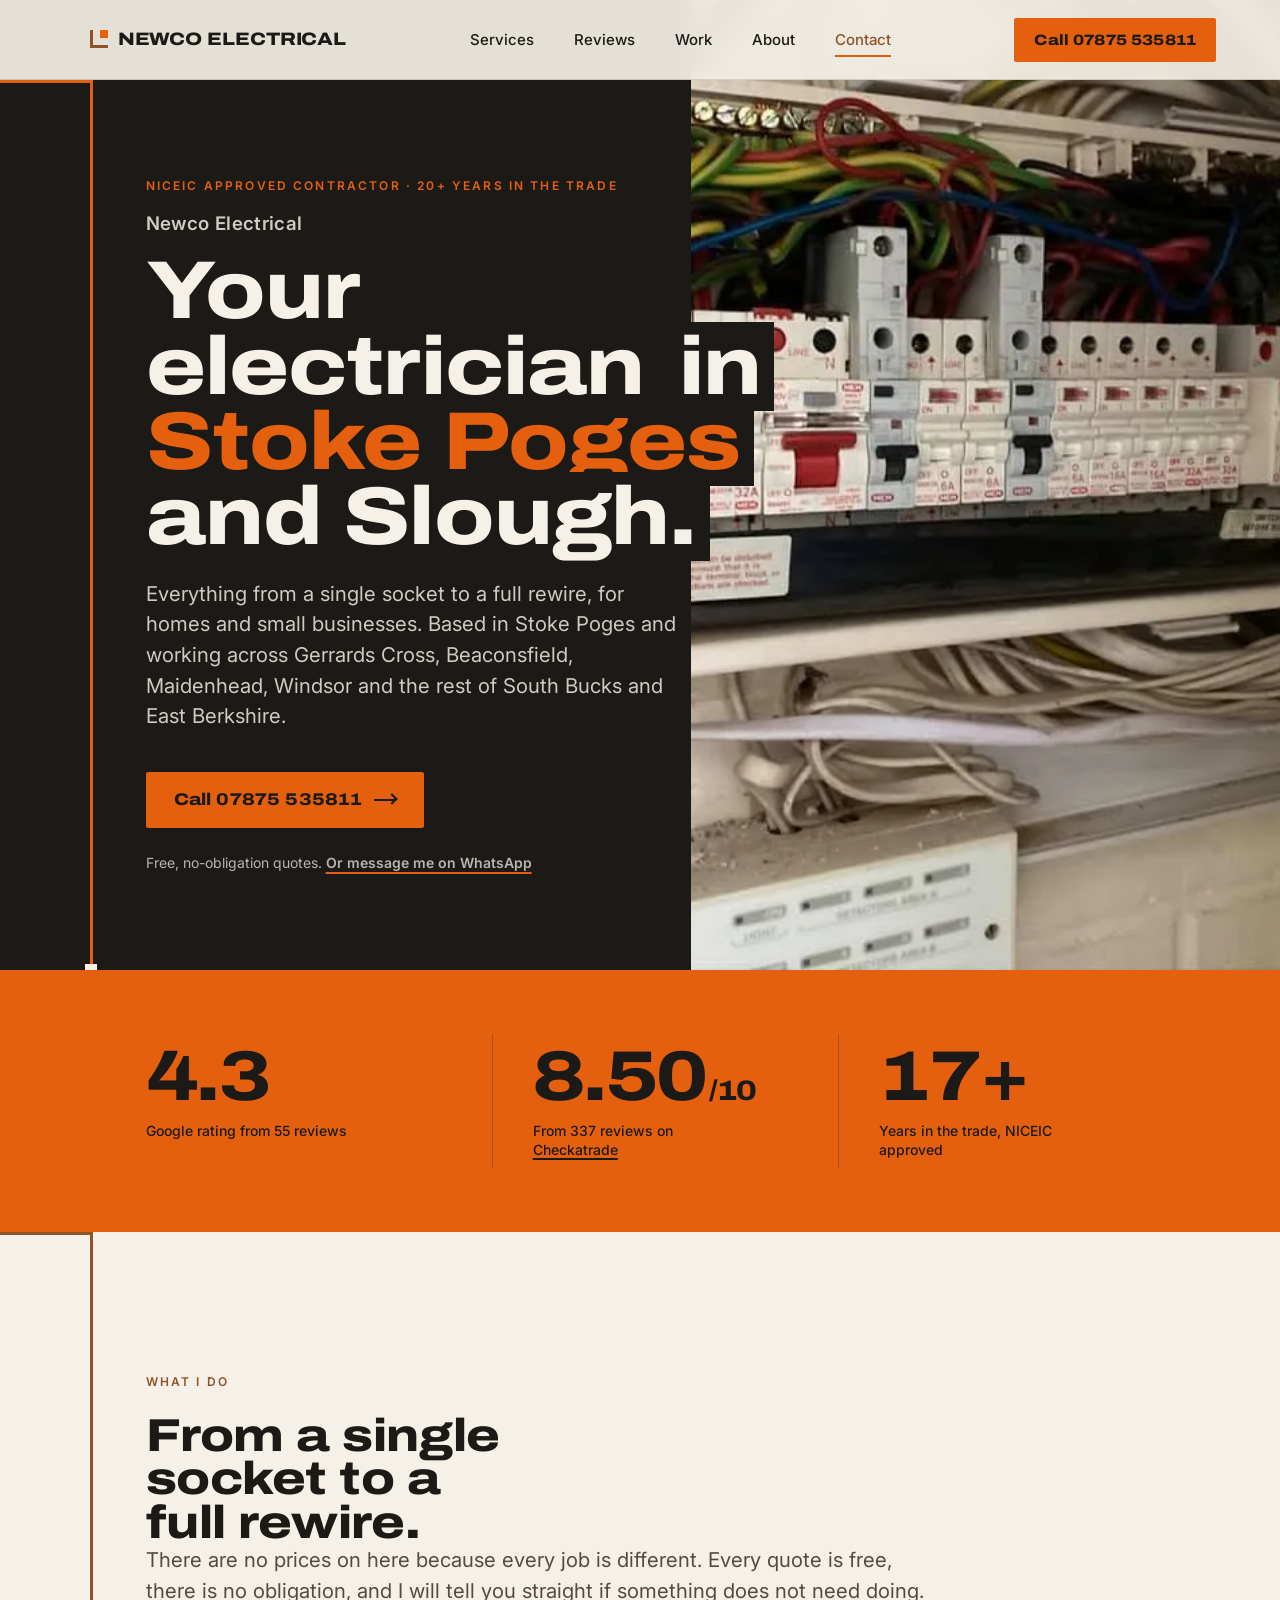
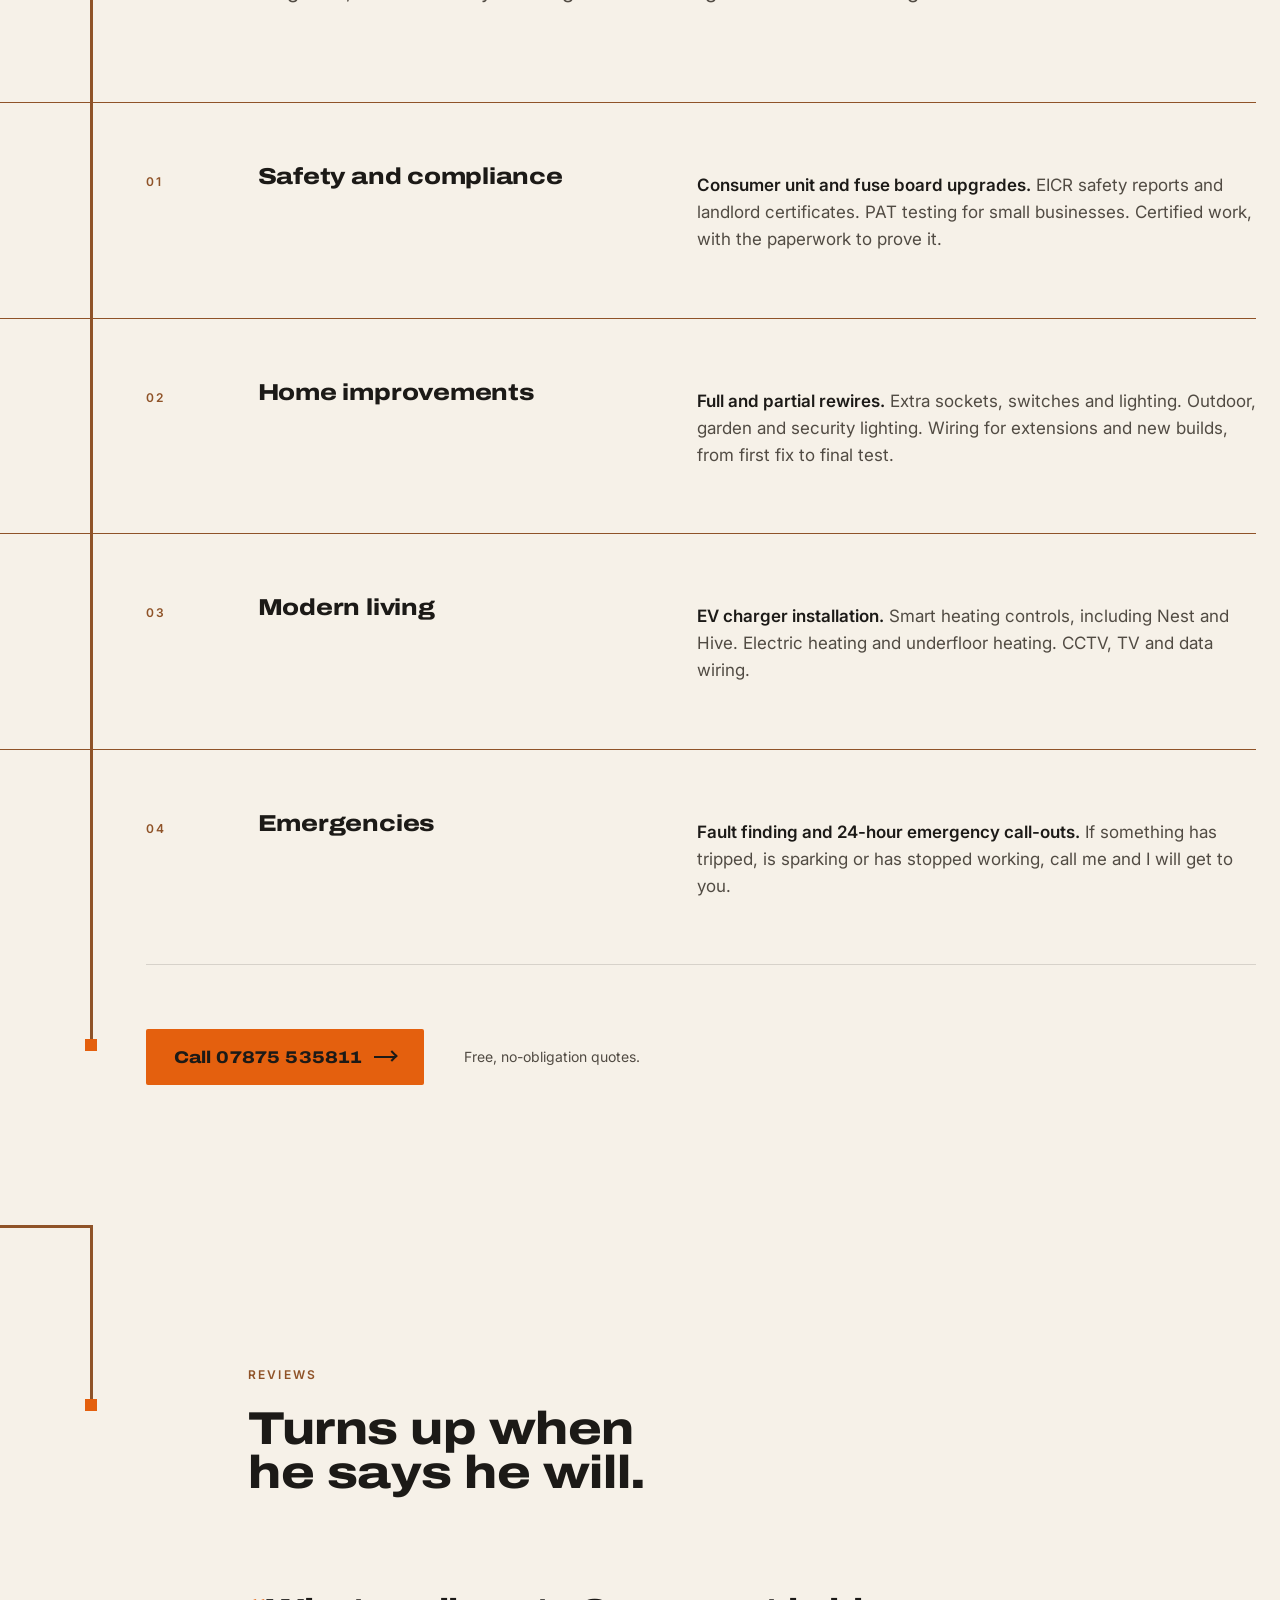
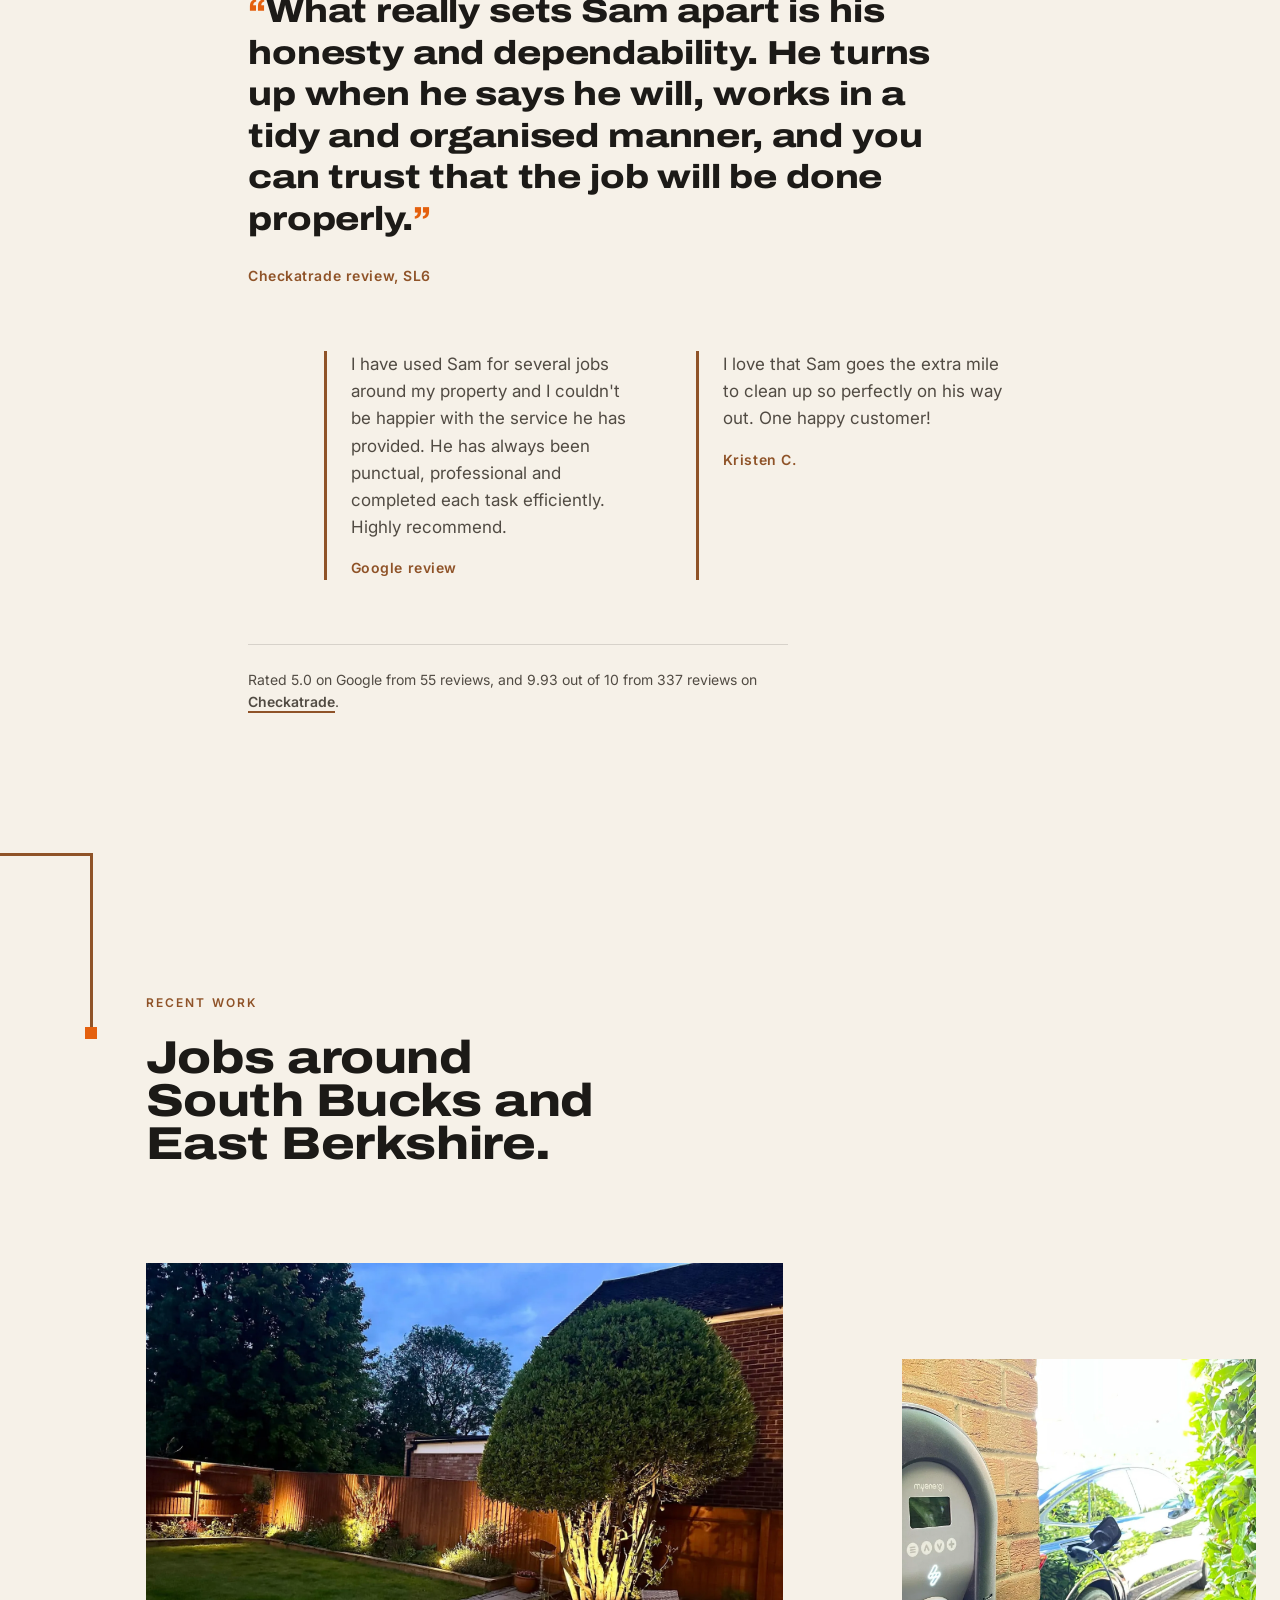
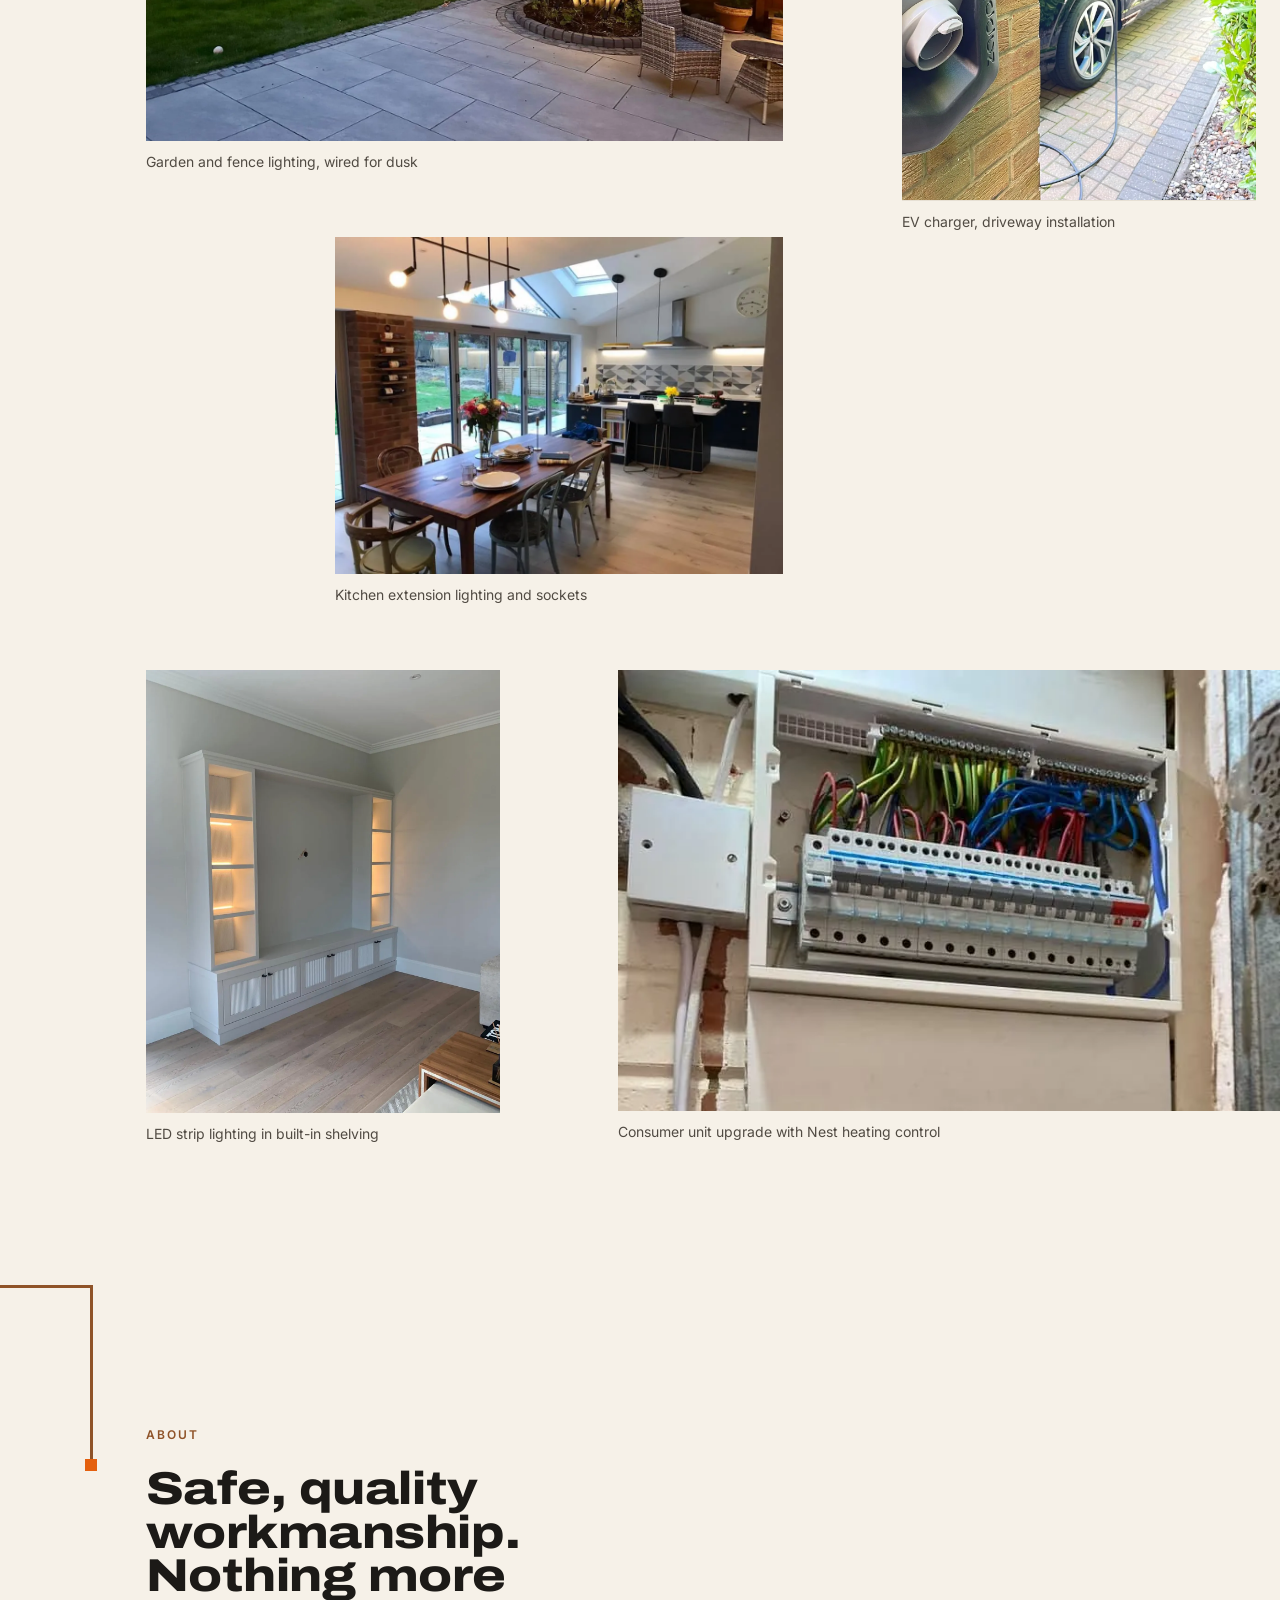
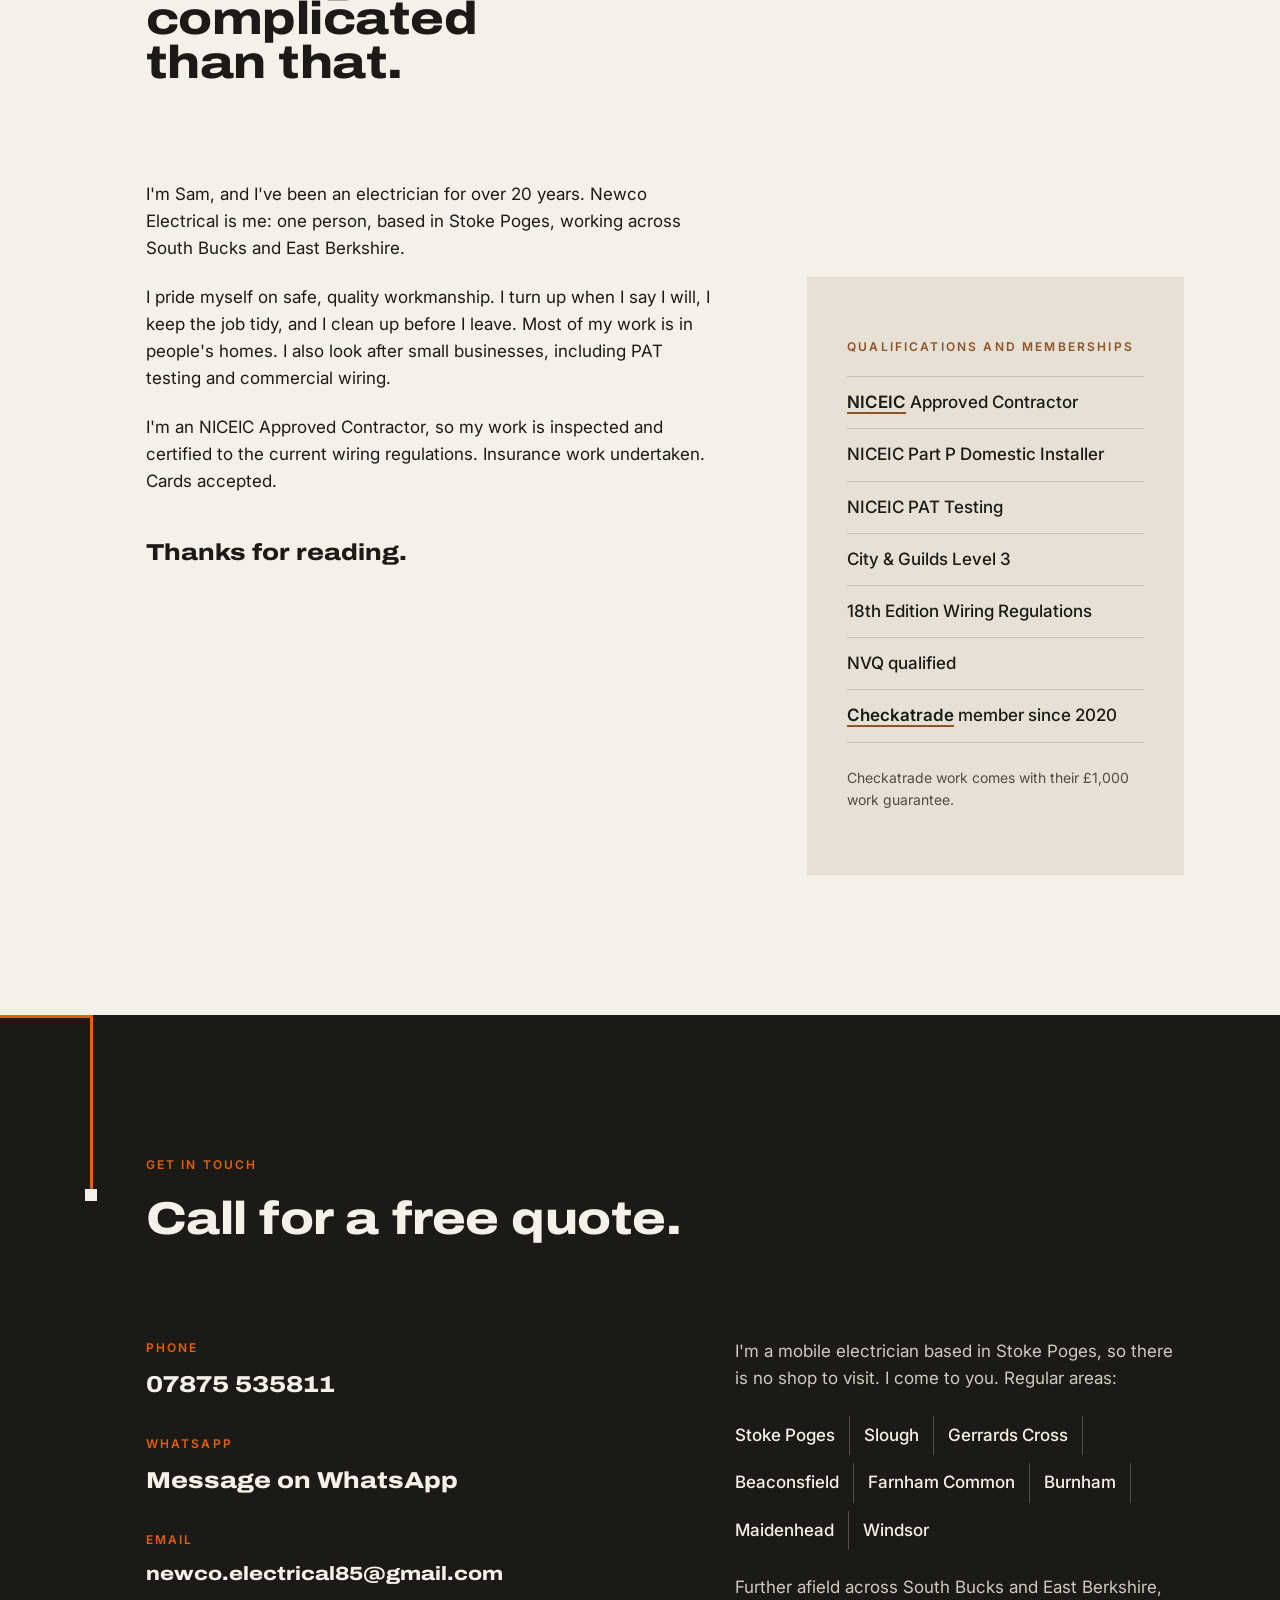
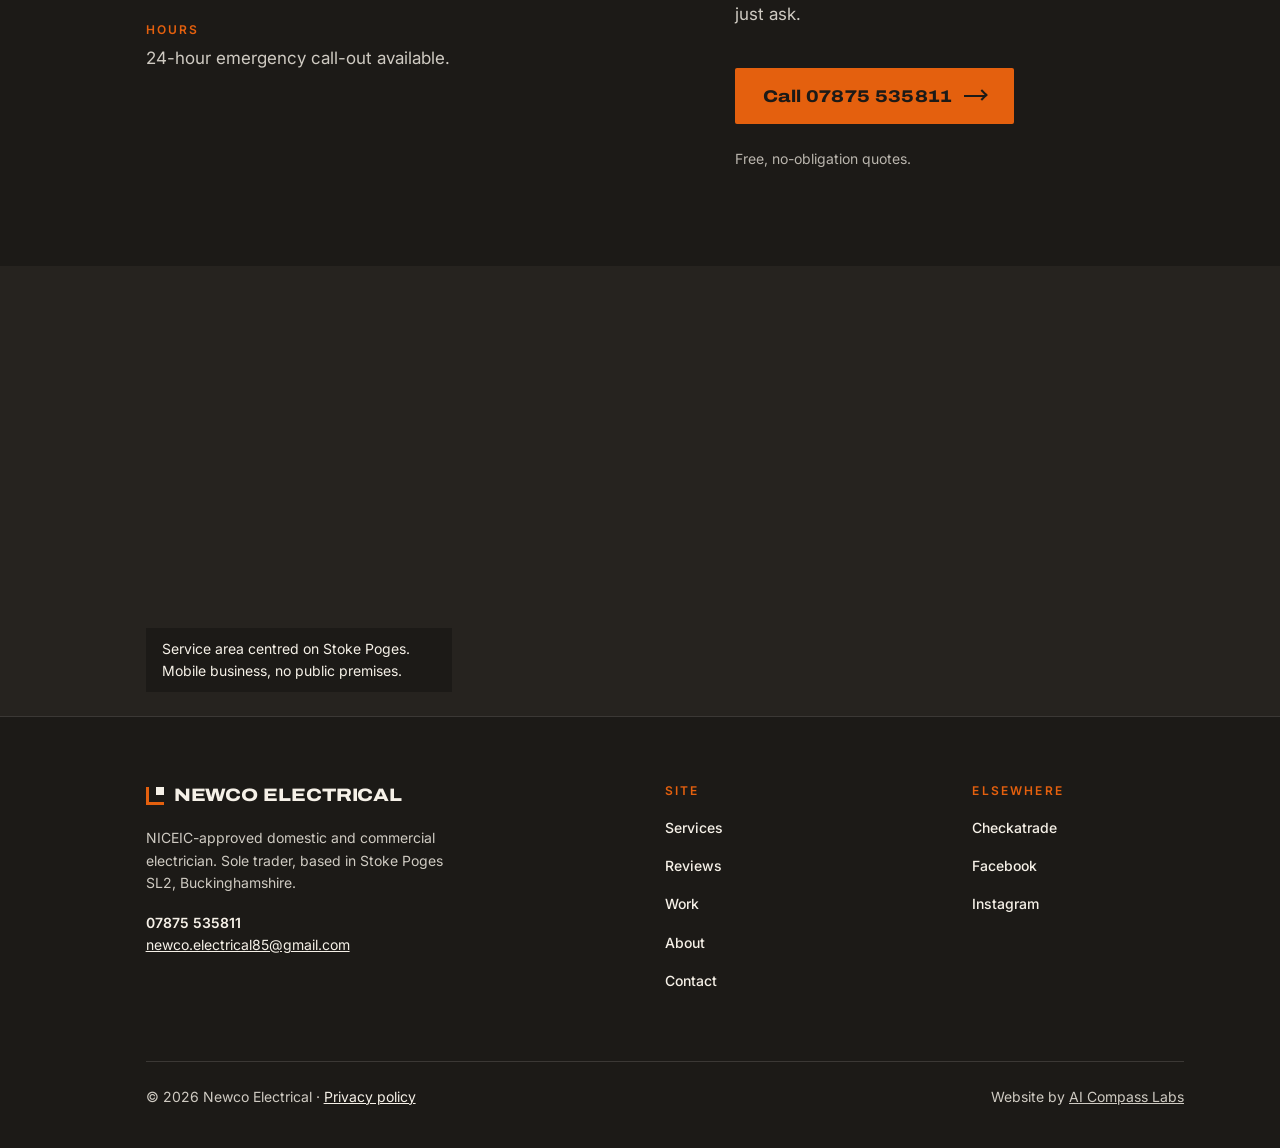
<file: index.html>
<!DOCTYPE html>
<html lang="en-GB">
<head>
  <meta charset="utf-8">
  <meta name="viewport" content="width=device-width, initial-scale=1.0">
  <title>Electrician in Stoke Poges &amp; Slough | Newco Electrical</title>
  <meta name="description" content="NICEIC-approved electrician, 20+ years' experience. Consumer units, rewires, EV chargers, EICRs and 24-hour call-outs across South Bucks. Free quotes.">
  <link rel="canonical" href="https://newco-electrical-website-preview-aicl.netlify.app/">

  <!-- Open Graph -->
  <meta property="og:type" content="website">
  <meta property="og:locale" content="en_GB">
  <meta property="og:site_name" content="Newco Electrical">
  <meta property="og:title" content="Electrician in Stoke Poges &amp; Slough | Newco Electrical">
  <meta property="og:description" content="NICEIC-approved electrician with 20+ years' experience. From a single socket to a full rewire, across South Bucks and East Berkshire. Free quotes.">
  <meta property="og:url" content="https://newco-electrical-website-preview-aicl.netlify.app/">
  <meta property="og:image" content="https://newco-electrical-website-preview-aicl.netlify.app/images/social-share.jpg">
  <meta property="og:image:width" content="1200">
  <meta property="og:image:height" content="630">
  <meta property="og:image:alt" content="Newco Electrical, NICEIC-approved electrician in Stoke Poges, with a consumer unit installation photograph">

  <!-- Twitter Card -->
  <meta name="twitter:card" content="summary_large_image">
  <meta name="twitter:title" content="Electrician in Stoke Poges &amp; Slough | Newco Electrical">
  <meta name="twitter:description" content="NICEIC-approved electrician with 20+ years' experience. From a single socket to a full rewire, across South Bucks and East Berkshire. Free quotes.">
  <meta name="twitter:image" content="https://newco-electrical-website-preview-aicl.netlify.app/images/social-share.jpg">

  <!-- Icons -->
  <link rel="icon" href="favicon.svg" type="image/svg+xml">
  <link rel="icon" href="favicon.ico" sizes="32x32">
  <link rel="apple-touch-icon" href="apple-touch-icon.png">
  <meta name="theme-color" content="#1C1A17">

  <!-- Fonts: Archivo (display, wide) and Inter (body) -->
  <link rel="preconnect" href="https://fonts.googleapis.com">
  <link rel="preconnect" href="https://fonts.gstatic.com" crossorigin>
  <link rel="preload" as="style" href="https://fonts.googleapis.com/css2?family=Archivo:wdth,wght@118,800&family=Inter:wght@400;500;600&display=swap">
  <link rel="stylesheet" href="https://fonts.googleapis.com/css2?family=Archivo:wdth,wght@118,800&family=Inter:wght@400;500;600&display=swap">
  <link rel="stylesheet" href="css/style.css">

  <script type="application/ld+json">
  {
    "@context": "https://schema.org",
    "@type": "Electrician",
    "name": "Newco Electrical",
    "description": "NICEIC-approved electrician with over 20 years' experience, covering everything from a single socket to a full rewire, for homes and small businesses across South Bucks and East Berkshire.",
    "url": "https://newco-electrical-website-preview-aicl.netlify.app/",
    "image": "https://newco-electrical-website-preview-aicl.netlify.app/images/social-share.jpg",
    "telephone": "+447875535811",
    "email": "newco.electrical85@gmail.com",
    "address": {
      "@type": "PostalAddress",
      "addressLocality": "Stoke Poges",
      "addressRegion": "Buckinghamshire",
      "postalCode": "SL2",
      "addressCountry": "GB"
    },
    "geo": {
      "@type": "GeoCoordinates",
      "latitude": 51.5427,
      "longitude": -0.5898
    },
    "areaServed": [
      {"@type": "Place", "name": "Stoke Poges"},
      {"@type": "Place", "name": "Slough"},
      {"@type": "Place", "name": "Gerrards Cross"},
      {"@type": "Place", "name": "Beaconsfield"},
      {"@type": "Place", "name": "Farnham Common"},
      {"@type": "Place", "name": "Burnham"},
      {"@type": "Place", "name": "Maidenhead"},
      {"@type": "Place", "name": "Windsor"}
    ],
    "openingHoursSpecification": {
      "@type": "OpeningHoursSpecification",
      "dayOfWeek": ["Monday", "Tuesday", "Wednesday", "Thursday", "Friday", "Saturday", "Sunday"],
      "opens": "00:00",
      "closes": "23:59"
    },
    "aggregateRating": {
      "@type": "AggregateRating",
      "ratingValue": "5.0",
      "bestRating": "5",
      "reviewCount": "55"
    },
    "sameAs": [
      "https://www.facebook.com/p/NEWCO-Electrical-100054481809360/",
      "https://www.instagram.com/newco_electrical",
      "https://www.checkatrade.com/trades/newcoelectrical"
    ]
  }
  </script>
</head>
<body>
  <a class="skip-link" href="#main">Skip to content</a>

  <header class="site-nav">
    <a class="wordmark" href="#" aria-label="Newco Electrical, back to top">
      <span class="mark" aria-hidden="true"><i></i></span>
      Newco Electrical
    </a>
    <nav aria-label="Main">
      <ul class="nav-links">
        <li><a href="#services">Services</a></li>
        <li><a href="#reviews">Reviews</a></li>
        <li><a href="#work">Work</a></li>
        <li><a href="#about">About</a></li>
        <li><a href="#contact">Contact</a></li>
      </ul>
    </nav>
    <a class="btn nav-cta" href="tel:07875535811">Call 07875 535811</a>
    <button class="nav-toggle" type="button" aria-expanded="false" aria-controls="mobile-menu">
      <span class="bars" aria-hidden="true"></span>
      <span>Menu</span>
    </button>
  </header>

  <div class="mobile-menu" id="mobile-menu" aria-label="Menu">
    <ul>
      <li><a href="#services">Services</a></li>
      <li><a href="#reviews">Reviews</a></li>
      <li><a href="#work">Work</a></li>
      <li><a href="#about">About</a></li>
      <li><a href="#contact">Contact</a></li>
    </ul>
    <p class="menu-foot">Based in Stoke Poges. Free, no-obligation quotes.<br><a href="tel:07875535811">07875 535811</a></p>
  </div>

  <main id="main">

    <!-- HERO: full-bleed photo right, graphite panel left, headline overlapping -->
    <section class="hero on-dark" aria-labelledby="hero-heading">
      <div class="hero-panel" aria-hidden="true"></div>
      <div class="hero-grid">
        <div class="hero-copy">
          <p class="eyebrow hero-eyebrow rise" style="--i:0">NICEIC Approved Contractor &middot; 20+ years in the trade</p>
          <h1 id="hero-heading" class="rise" style="--i:1">
            <span class="h1-name">Newco Electrical</span>
            <span class="h1-main"><span>Your electrician</span> <span>in <em class="accent">Stoke Poges</em></span> <span>and Slough.</span></span>
          </h1>
          <p class="lede rise" style="--i:2">Everything from a single socket to a full rewire, for homes and small businesses. Based in Stoke Poges and working across Gerrards Cross, Beaconsfield, Maidenhead, Windsor and the rest of South Bucks and East Berkshire.</p>
          <div class="cta-row rise" style="--i:3">
            <a class="btn" href="tel:07875535811">Call 07875 535811 <span class="arrow" aria-hidden="true"></span></a>
            <p class="cta-note">Free, no-obligation quotes. <a class="text-link" href="https://wa.me/447875535811" rel="noopener">Or message me on WhatsApp</a></p>
          </div>
        </div>
        <div class="hero-photo">
          <picture>
            <source srcset="images/hero-consumer-unit.webp" type="image/webp">
            <img src="images/hero-consumer-unit.jpg" width="960" height="720" alt="Consumer unit with the cover off during an electrical installation in Stoke Poges, showing circuit breakers and neatly routed wiring" fetchpriority="high">
          </picture>
        </div>
      </div>
      <div class="conductor" aria-hidden="true"><span class="c-arm"></span><span class="c-drop"></span><span class="c-term"></span></div>
    </section>

    <!-- TRUST STRIP: edge-to-edge orange band -->
    <section class="trust" aria-label="Ratings and experience" data-reveal>
      <ul>
        <li class="reveal" style="--i:0">
          <span class="stat"><span class="count" data-count="5" data-decimals="1">5.0</span></span>
          <span class="label">Google rating from 55 reviews</span>
        </li>
        <li class="reveal" style="--i:1">
          <span class="stat"><span class="count" data-count="9.93" data-decimals="2">9.93</span><small>/10</small></span>
          <span class="label">From 337 reviews on <a href="https://www.checkatrade.com/trades/newcoelectrical" rel="noopener">Checkatrade</a></span>
        </li>
        <li class="reveal" style="--i:2">
          <span class="stat"><span class="count" data-count="20" data-decimals="0">20</span>+</span>
          <span class="label">Years in the trade, NICEIC approved</span>
        </li>
      </ul>
    </section>

    <!-- SERVICES: numbered ruled list -->
    <section class="section services" id="services" aria-labelledby="services-heading" data-reveal>
      <div class="conductor" aria-hidden="true"><span class="c-arm"></span><span class="c-drop"></span><span class="c-term"></span></div>
      <div class="section-inner">
        <div class="section-head">
          <p class="eyebrow reveal" style="--i:0">What I do</p>
          <h2 id="services-heading" class="reveal" style="--i:1">From a single socket to a full rewire.</h2>
          <p class="lede reveal" style="--i:2">There are no prices on here because every job is different. Every quote is free, there is no obligation, and I will tell you straight if something does not need doing.</p>
        </div>
        <ol class="service-list">
          <li class="service-row reveal" style="--i:3">
            <span class="num" aria-hidden="true">01</span>
            <h3>Safety and compliance</h3>
            <p class="what"><strong>Consumer unit and fuse board upgrades.</strong> EICR safety reports and landlord certificates. PAT testing for small businesses. Certified work, with the paperwork to prove it.</p>
          </li>
          <li class="service-row reveal" style="--i:4">
            <span class="num" aria-hidden="true">02</span>
            <h3>Home improvements</h3>
            <p class="what"><strong>Full and partial rewires.</strong> Extra sockets, switches and lighting. Outdoor, garden and security lighting. Wiring for extensions and new builds, from first fix to final test.</p>
          </li>
          <li class="service-row reveal" style="--i:5">
            <span class="num" aria-hidden="true">03</span>
            <h3>Modern living</h3>
            <p class="what"><strong>EV charger installation.</strong> Smart heating controls, including Nest and Hive. Electric heating and underfloor heating. CCTV, TV and data wiring.</p>
          </li>
          <li class="service-row reveal" style="--i:6">
            <span class="num" aria-hidden="true">04</span>
            <h3>Emergencies</h3>
            <p class="what"><strong>Fault finding and 24-hour emergency call-outs.</strong> If something has tripped, is sparking or has stopped working, call me and I will get to you.</p>
          </li>
        </ol>
        <div class="cta-row reveal" style="--i:7">
          <a class="btn" href="tel:07875535811">Call 07875 535811 <span class="arrow" aria-hidden="true"></span></a>
          <p class="cta-note">Free, no-obligation quotes.</p>
        </div>
      </div>
    </section>

    <!-- REVIEWS: stacked editorial blocks, wide left margin -->
    <section class="section reviews" id="reviews" aria-labelledby="reviews-heading" data-reveal>
      <div class="conductor" aria-hidden="true"><span class="c-arm"></span><span class="c-drop"></span><span class="c-term"></span></div>
      <div class="section-inner">
        <div class="section-head">
          <p class="eyebrow reveal" style="--i:0">Reviews</p>
          <h2 id="reviews-heading" class="reveal" style="--i:1">Turns up when he says he will.</h2>
        </div>
        <blockquote class="review-lead reveal" style="--i:2">
          <p>What really sets Sam apart is his honesty and dependability. He turns up when he says he will, works in a tidy and organised manner, and you can trust that the job will be done properly.</p>
          <footer>Checkatrade review, SL6</footer>
        </blockquote>
        <div class="review-supporting">
          <blockquote class="reveal" style="--i:3">
            <p>I have used Sam for several jobs around my property and I couldn't be happier with the service he has provided. He has always been punctual, professional and completed each task efficiently. Highly recommend.</p>
            <footer>Google review</footer>
          </blockquote>
          <blockquote class="reveal" style="--i:4">
            <p>I love that Sam goes the extra mile to clean up so perfectly on his way out. One happy customer!</p>
            <footer>Kristen C.</footer>
          </blockquote>
        </div>
        <p class="review-scores reveal" style="--i:5">Rated 5.0 on Google from 55 reviews, and 9.93 out of 10 from 337 reviews on <a class="text-link" href="https://www.checkatrade.com/trades/newcoelectrical" rel="noopener">Checkatrade</a>.</p>
      </div>
    </section>

    <!-- WORK: broken grid -->
    <section class="section work" id="work" aria-labelledby="work-heading" data-reveal>
      <div class="conductor" aria-hidden="true"><span class="c-arm"></span><span class="c-drop"></span><span class="c-term"></span></div>
      <div class="section-inner">
        <div class="section-head">
          <p class="eyebrow reveal" style="--i:0">Recent work</p>
          <h2 id="work-heading" class="reveal" style="--i:1">Jobs around South Bucks and East Berkshire.</h2>
        </div>
        <ul class="work-grid">
          <li class="work-item" style="--i:0">
            <figure>
              <div class="frame">
                <picture>
                  <source srcset="images/garden-lighting.webp" type="image/webp">
                  <img src="images/garden-lighting.jpg" width="1600" height="1200" loading="lazy" alt="Garden lighting at dusk with an uplit tree and fence lights, an outdoor lighting installation near Gerrards Cross">
                </picture>
              </div>
              <figcaption>Garden and fence lighting, wired for dusk</figcaption>
            </figure>
          </li>
          <li class="work-item" style="--i:1">
            <figure>
              <div class="frame">
                <picture>
                  <source srcset="images/ev-charger-install.webp" type="image/webp">
                  <img src="images/ev-charger-install.jpg" width="1284" height="1600" loading="lazy" alt="Wall-mounted EV charger on a brick house charging a car on the driveway, EV charger installation in South Bucks">
                </picture>
              </div>
              <figcaption>EV charger, driveway installation</figcaption>
            </figure>
          </li>
          <li class="work-item" style="--i:2">
            <figure>
              <div class="frame">
                <picture>
                  <source srcset="images/kitchen-lighting.webp" type="image/webp">
                  <img src="images/kitchen-lighting.jpg" width="960" height="720" loading="lazy" alt="Kitchen extension with track-mounted pendant lights and under-cabinet lighting, kitchen electrics near Slough">
                </picture>
              </div>
              <figcaption>Kitchen extension lighting and sockets</figcaption>
            </figure>
          </li>
          <li class="work-item" style="--i:3">
            <figure>
              <div class="frame">
                <picture>
                  <source srcset="images/bedroom-lighting.webp" type="image/webp">
                  <img src="images/bedroom-lighting.jpg" width="1280" height="1600" loading="lazy" alt="Built-in shelving with warm LED strip lighting on each shelf, feature lighting installation in Beaconsfield area">
                </picture>
              </div>
              <figcaption>LED strip lighting in built-in shelving</figcaption>
            </figure>
          </li>
          <li class="work-item" style="--i:4">
            <figure>
              <div class="frame">
                <picture>
                  <source srcset="images/consumer-unit-upgrade.webp" type="image/webp">
                  <img src="images/consumer-unit-upgrade.jpg" width="720" height="960" loading="lazy" alt="Upgraded consumer unit with new circuit breakers and a Nest smart heating control fitted below, consumer unit upgrade in Stoke Poges">
                </picture>
              </div>
              <figcaption>Consumer unit upgrade with Nest heating control</figcaption>
            </figure>
          </li>
        </ul>
      </div>
    </section>

    <!-- ABOUT: asymmetric split -->
    <section class="section about" id="about" aria-labelledby="about-heading" data-reveal>
      <div class="conductor" aria-hidden="true"><span class="c-arm"></span><span class="c-drop"></span><span class="c-term"></span></div>
      <div class="section-inner">
        <div class="section-head">
          <p class="eyebrow reveal" style="--i:0">About</p>
          <h2 id="about-heading" class="reveal" style="--i:1">Safe, quality workmanship. Nothing more complicated than that.</h2>
        </div>
        <div class="about-grid">
          <div class="about-copy">
            <p class="reveal" style="--i:2">I'm Sam, and I've been an electrician for over 20 years. Newco Electrical is me: one person, based in Stoke Poges, working across South Bucks and East Berkshire.</p>
            <p class="reveal" style="--i:3">I pride myself on safe, quality workmanship. I turn up when I say I will, I keep the job tidy, and I clean up before I leave. Most of my work is in people's homes. I also look after small businesses, including PAT testing and commercial wiring.</p>
            <p class="reveal" style="--i:4">I'm an NICEIC Approved Contractor, so my work is inspected and certified to the current wiring regulations. Insurance work undertaken. Cards accepted.</p>
            <p class="signoff reveal" style="--i:5">Thanks for reading.</p>
          </div>
          <aside class="about-panel reveal" style="--i:3" aria-labelledby="accred-heading">
            <h3 id="accred-heading">Qualifications and memberships</h3>
            <ul>
              <li><a class="text-link" href="https://www.niceic.com" rel="noopener">NICEIC</a> Approved Contractor</li>
              <li>NICEIC Part P Domestic Installer</li>
              <li>NICEIC PAT Testing</li>
              <li>City &amp; Guilds Level 3</li>
              <li>18th Edition Wiring Regulations</li>
              <li>NVQ qualified</li>
              <li><a class="text-link" href="https://www.checkatrade.com/trades/newcoelectrical" rel="noopener">Checkatrade</a> member since 2020</li>
            </ul>
            <p class="panel-note">Checkatrade work comes with their £1,000 work guarantee.</p>
          </aside>
        </div>
      </div>
    </section>

    <!-- CONTACT: full-bleed graphite with edge-to-edge map -->
    <section class="section contact on-dark" id="contact" aria-labelledby="contact-heading" data-reveal>
      <div class="conductor" aria-hidden="true"><span class="c-arm"></span><span class="c-drop"></span><span class="c-term"></span></div>
      <div class="section-inner">
        <div class="section-head">
          <p class="eyebrow reveal" style="--i:0">Get in touch</p>
          <h2 id="contact-heading" class="reveal" style="--i:1">Call for a free quote.</h2>
        </div>
        <div class="contact-grid">
          <div class="contact-details">
            <dl>
              <div class="reveal" style="--i:2">
                <dt>Phone</dt>
                <dd><a href="tel:07875535811">07875 535811</a></dd>
              </div>
              <div class="reveal" style="--i:3">
                <dt>WhatsApp</dt>
                <dd><a href="https://wa.me/447875535811" rel="noopener">Message on WhatsApp</a></dd>
              </div>
              <div class="reveal" style="--i:4">
                <dt>Email</dt>
                <dd><a class="email" href="mailto:newco.electrical85@gmail.com">newco.electrical85@gmail.com</a></dd>
              </div>
              <div class="reveal" style="--i:5">
                <dt>Hours</dt>
                <dd class="plain">24-hour emergency call-out available.</dd>
              </div>
            </dl>
          </div>
          <div class="contact-areas reveal" style="--i:4">
            <p>I'm a mobile electrician based in Stoke Poges, so there is no shop to visit. I come to you. Regular areas:</p>
            <ul class="area-list">
              <li>Stoke Poges</li>
              <li>Slough</li>
              <li>Gerrards Cross</li>
              <li>Beaconsfield</li>
              <li>Farnham Common</li>
              <li>Burnham</li>
              <li>Maidenhead</li>
              <li>Windsor</li>
            </ul>
            <p style="margin-top: var(--s-3)">Further afield across South Bucks and East Berkshire, just ask.</p>
            <div class="cta-row">
              <a class="btn" href="tel:07875535811">Call 07875 535811 <span class="arrow" aria-hidden="true"></span></a>
              <p class="cta-note">Free, no-obligation quotes.</p>
            </div>
          </div>
        </div>
      </div>
      <div class="map-wrap">
        <iframe
          title="Map of the area around Stoke Poges covered by Newco Electrical"
          src="https://www.google.com/maps?q=Stoke+Poges,+Buckinghamshire&z=11&output=embed"
          loading="lazy"
          referrerpolicy="no-referrer-when-downgrade"
          allowfullscreen></iframe>
        <p class="map-note">Service area centred on Stoke Poges. Mobile business, no public premises.</p>
      </div>
    </section>

  </main>

  <footer class="site-footer">
    <div class="section-inner">
      <div class="footer-grid">
        <div>
          <a class="wordmark" href="#">
            <span class="mark" aria-hidden="true"><i></i></span>
            Newco Electrical
          </a>
          <p style="margin-top: 1rem; max-width: 36ch">NICEIC-approved domestic and commercial electrician. Sole trader, based in Stoke Poges SL2, Buckinghamshire.</p>
          <p><a href="tel:07875535811" style="color: var(--c-enamel); text-decoration: none; font-weight: 600">07875 535811</a><br><a href="mailto:newco.electrical85@gmail.com" style="color: var(--c-enamel)">newco.electrical85@gmail.com</a></p>
        </div>
        <nav class="footer-nav" aria-label="Footer">
          <p class="footer-heading">Site</p>
          <ul>
            <li><a href="#services">Services</a></li>
            <li><a href="#reviews">Reviews</a></li>
            <li><a href="#work">Work</a></li>
            <li><a href="#about">About</a></li>
            <li><a href="#contact">Contact</a></li>
          </ul>
        </nav>
        <div class="footer-social">
          <p class="footer-heading">Elsewhere</p>
          <ul>
            <li><a href="https://www.checkatrade.com/trades/newcoelectrical" rel="noopener">Checkatrade</a></li>
            <li><a href="https://www.facebook.com/p/NEWCO-Electrical-100054481809360/" rel="noopener">Facebook</a></li>
            <li><a href="https://www.instagram.com/newco_electrical" rel="noopener">Instagram</a></li>
          </ul>
        </div>
      </div>
      <div class="footer-legal">
        <p>&copy; <span id="year">2026</span> Newco Electrical &middot; <a href="privacy.html">Privacy policy</a></p>
        <p class="credit">Website by <a href="https://aicompasslabs.com" rel="noopener">AI Compass Labs</a></p>
      </div>
    </div>
  </footer>

  <a class="call-bar" href="tel:07875535811" aria-label="Call Newco Electrical on 07875 535811">
    <svg viewBox="0 0 24 24" fill="none" stroke="currentColor" stroke-width="2" stroke-linecap="round" stroke-linejoin="round" aria-hidden="true"><path d="M22 16.9v3a2 2 0 0 1-2.2 2 19.8 19.8 0 0 1-8.6-3.1 19.5 19.5 0 0 1-6-6A19.8 19.8 0 0 1 2.1 4.2 2 2 0 0 1 4.1 2h3a2 2 0 0 1 2 1.7c.1.9.4 1.8.7 2.6a2 2 0 0 1-.5 2.1L8 9.7a16 16 0 0 0 6 6l1.3-1.3a2 2 0 0 1 2.1-.4c.8.3 1.7.6 2.6.7a2 2 0 0 1 1.7 2z"/></svg>
    Call 07875 535811
  </a>

  <script src="js/main.js"></script>
</body>
</html>
</file>
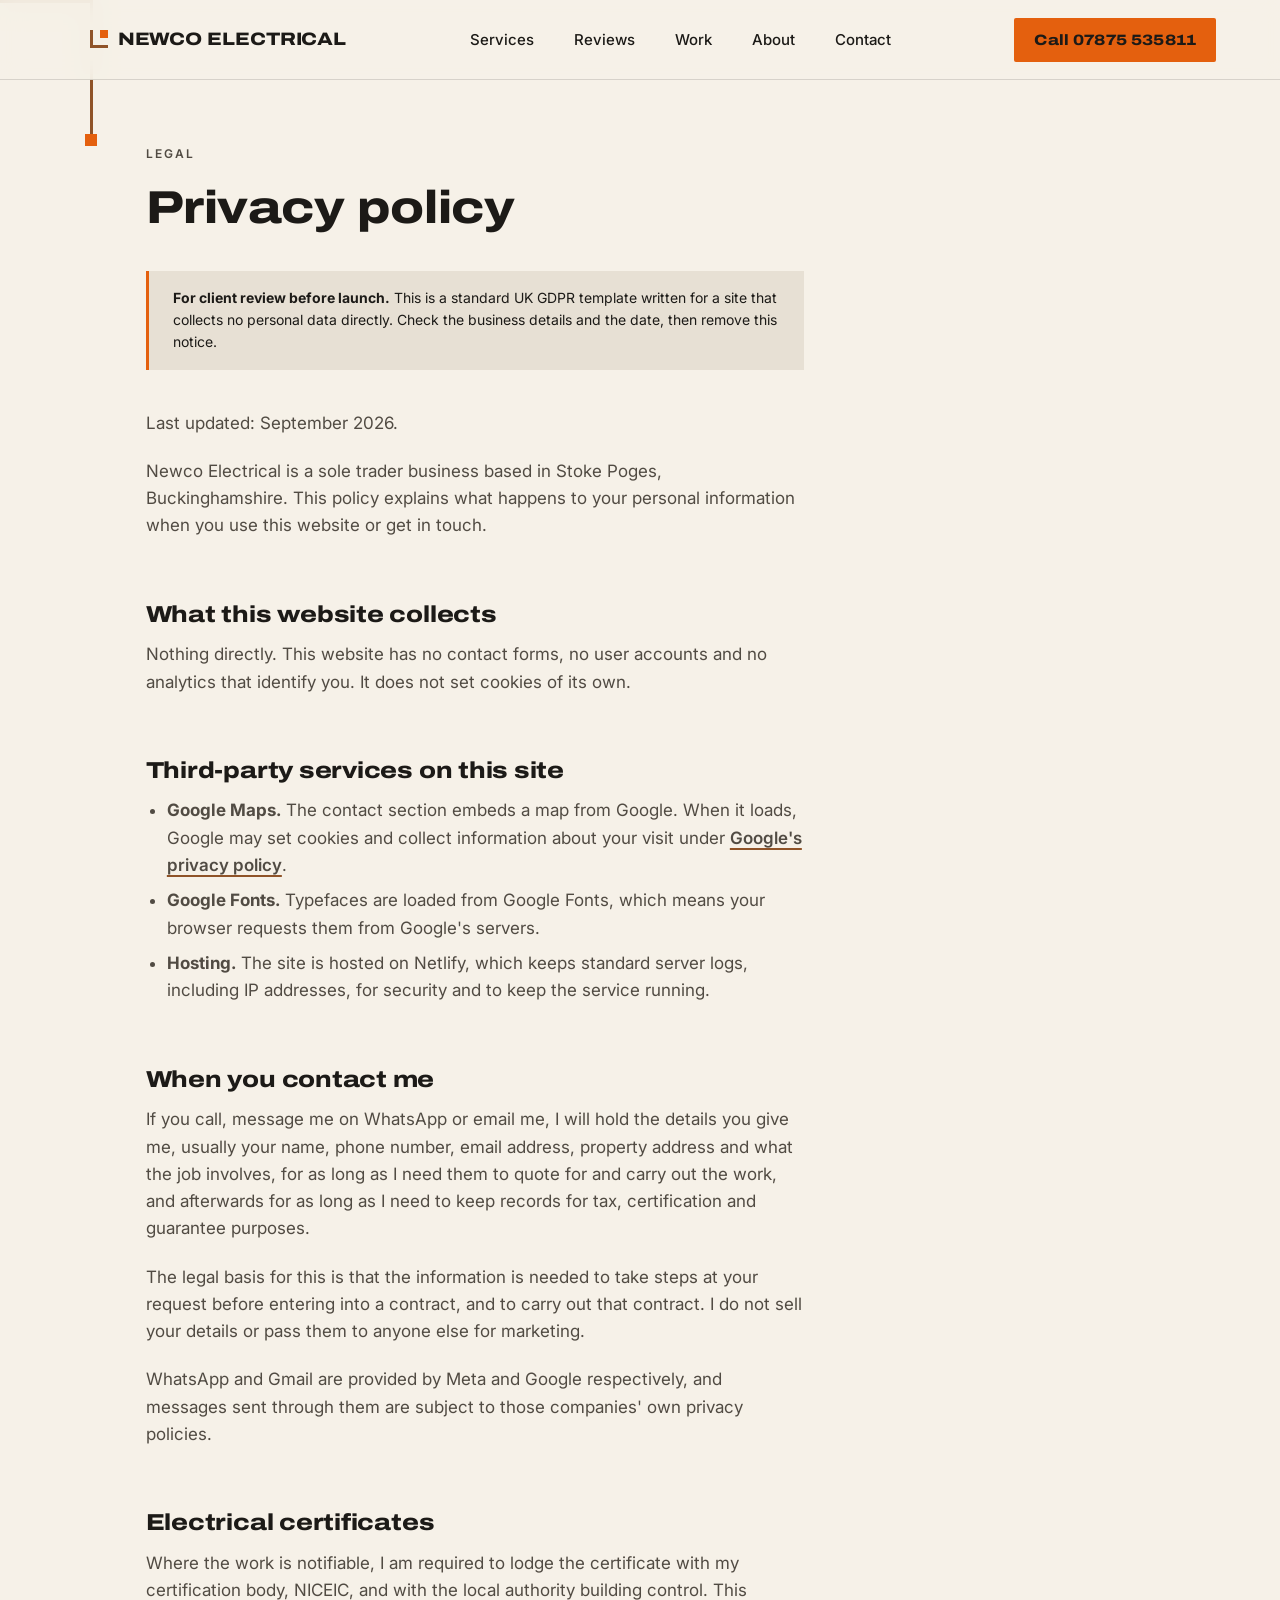
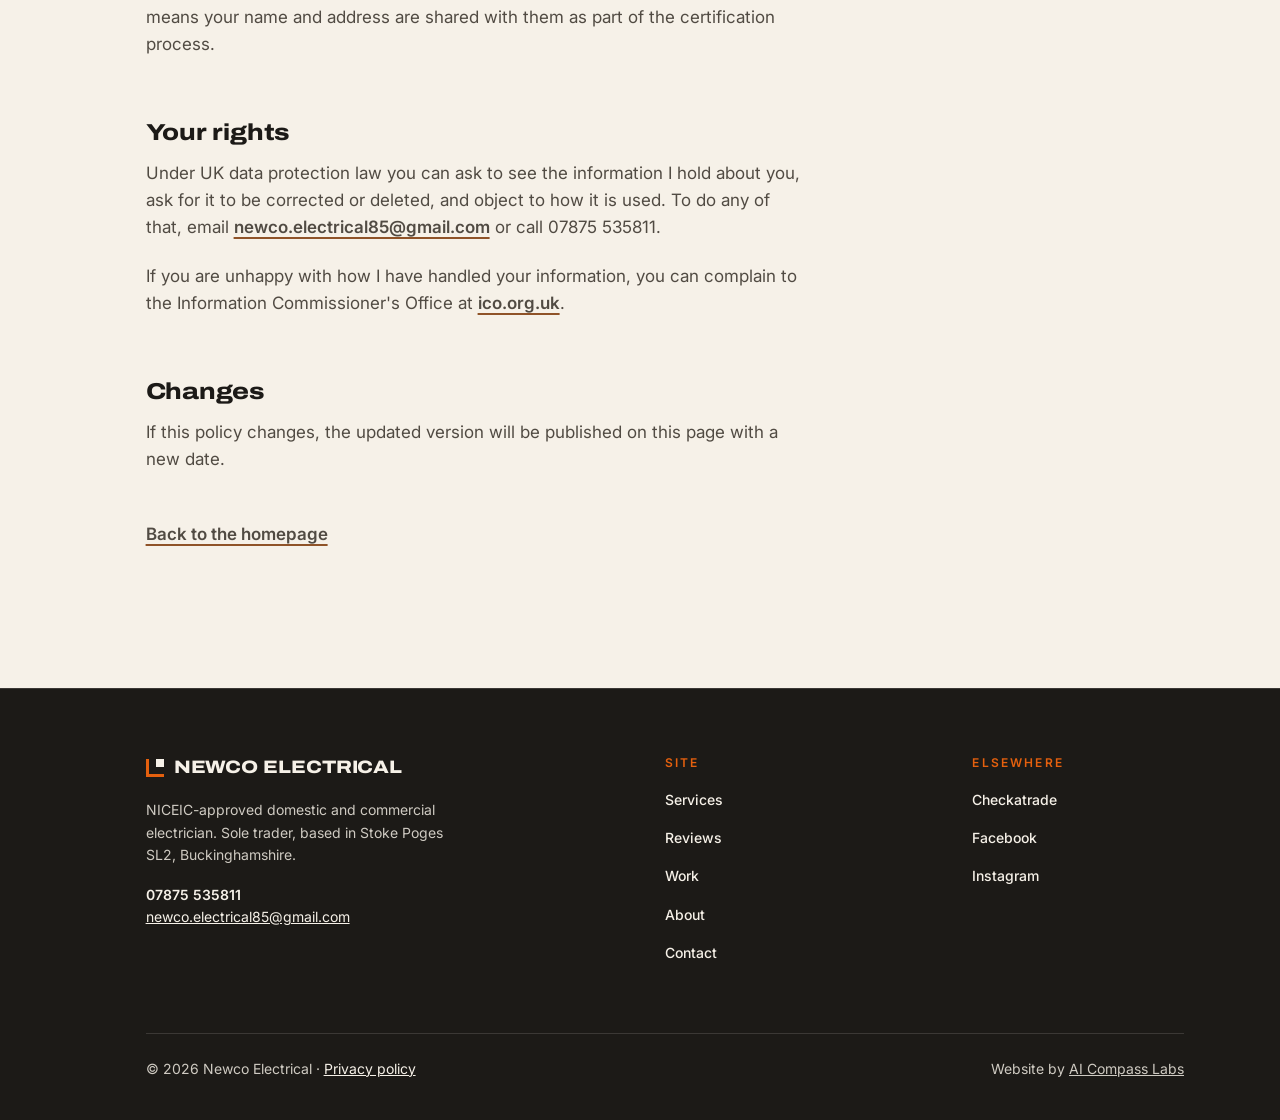
<file: privacy.html>
<!DOCTYPE html>
<html lang="en-GB">
<head>
  <meta charset="utf-8">
  <meta name="viewport" content="width=device-width, initial-scale=1.0">
  <title>Privacy Policy | Newco Electrical</title>
  <meta name="description" content="Privacy policy for the Newco Electrical website. This site collects no personal data directly. How enquiries by phone, WhatsApp and email are handled.">
  <link rel="canonical" href="https://newco-electrical-website-preview-aicl.netlify.app/privacy.html">
  <meta name="robots" content="noindex, follow">

  <meta property="og:type" content="website">
  <meta property="og:locale" content="en_GB">
  <meta property="og:site_name" content="Newco Electrical">
  <meta property="og:title" content="Privacy Policy | Newco Electrical">
  <meta property="og:description" content="How Newco Electrical handles your details when you get in touch by phone, WhatsApp or email.">
  <meta property="og:url" content="https://newco-electrical-website-preview-aicl.netlify.app/privacy.html">
  <meta property="og:image" content="https://newco-electrical-website-preview-aicl.netlify.app/images/social-share.jpg">
  <meta property="og:image:width" content="1200">
  <meta property="og:image:height" content="630">
  <meta property="og:image:alt" content="Newco Electrical, NICEIC-approved electrician in Stoke Poges, with a consumer unit installation photograph">
  <meta name="twitter:card" content="summary_large_image">
  <meta name="twitter:title" content="Privacy Policy | Newco Electrical">
  <meta name="twitter:description" content="How Newco Electrical handles your details when you get in touch by phone, WhatsApp or email.">
  <meta name="twitter:image" content="https://newco-electrical-website-preview-aicl.netlify.app/images/social-share.jpg">

  <link rel="icon" href="favicon.svg" type="image/svg+xml">
  <link rel="icon" href="favicon.ico" sizes="32x32">
  <link rel="apple-touch-icon" href="apple-touch-icon.png">
  <meta name="theme-color" content="#1C1A17">

  <link rel="preconnect" href="https://fonts.googleapis.com">
  <link rel="preconnect" href="https://fonts.gstatic.com" crossorigin>
  <link rel="preload" as="style" href="https://fonts.googleapis.com/css2?family=Archivo:wdth,wght@118,800&family=Inter:wght@400;500;600&display=swap">
  <link rel="stylesheet" href="https://fonts.googleapis.com/css2?family=Archivo:wdth,wght@118,800&family=Inter:wght@400;500;600&display=swap">
  <link rel="stylesheet" href="css/style.css">
</head>
<body>
  <a class="skip-link" href="#main">Skip to content</a>

  <header class="site-nav">
    <a class="wordmark" href="index.html" aria-label="Newco Electrical, home">
      <span class="mark" aria-hidden="true"><i></i></span>
      Newco Electrical
    </a>
    <nav aria-label="Main">
      <ul class="nav-links">
        <li><a href="index.html#services">Services</a></li>
        <li><a href="index.html#reviews">Reviews</a></li>
        <li><a href="index.html#work">Work</a></li>
        <li><a href="index.html#about">About</a></li>
        <li><a href="index.html#contact">Contact</a></li>
      </ul>
    </nav>
    <a class="btn nav-cta" href="tel:07875535811">Call 07875 535811</a>
    <button class="nav-toggle" type="button" aria-expanded="false" aria-controls="mobile-menu">
      <span class="bars" aria-hidden="true"></span>
      <span>Menu</span>
    </button>
  </header>

  <div class="mobile-menu" id="mobile-menu" aria-label="Menu">
    <ul>
      <li><a href="index.html#services">Services</a></li>
      <li><a href="index.html#reviews">Reviews</a></li>
      <li><a href="index.html#work">Work</a></li>
      <li><a href="index.html#about">About</a></li>
      <li><a href="index.html#contact">Contact</a></li>
    </ul>
    <p class="menu-foot">Based in Stoke Poges. Free, no-obligation quotes.<br><a href="tel:07875535811">07875 535811</a></p>
  </div>

  <main id="main">
    <section class="section page" aria-labelledby="privacy-heading" data-reveal>
      <div class="conductor" aria-hidden="true"><span class="c-arm"></span><span class="c-drop"></span><span class="c-term"></span></div>
      <div class="section-inner">
        <p class="eyebrow reveal" style="--i:0">Legal</p>
        <h1 id="privacy-heading" class="reveal" style="--i:1">Privacy policy</h1>

        <div class="review-flag reveal" style="--i:2"><strong>For client review before launch.</strong> This is a standard UK GDPR template written for a site that collects no personal data directly. Check the business details and the date, then remove this notice.</div>

        <div class="reveal" style="--i:3">
        <p>Last updated: September 2026.</p>
        <p>Newco Electrical is a sole trader business based in Stoke Poges, Buckinghamshire. This policy explains what happens to your personal information when you use this website or get in touch.</p>

        <h2>What this website collects</h2>
        <p>Nothing directly. This website has no contact forms, no user accounts and no analytics that identify you. It does not set cookies of its own.</p>

        <h2>Third-party services on this site</h2>
        <ul>
          <li><strong>Google Maps.</strong> The contact section embeds a map from Google. When it loads, Google may set cookies and collect information about your visit under <a class="text-link" href="https://policies.google.com/privacy" rel="noopener">Google's privacy policy</a>.</li>
          <li><strong>Google Fonts.</strong> Typefaces are loaded from Google Fonts, which means your browser requests them from Google's servers.</li>
          <li><strong>Hosting.</strong> The site is hosted on Netlify, which keeps standard server logs, including IP addresses, for security and to keep the service running.</li>
        </ul>

        <h2>When you contact me</h2>
        <p>If you call, message me on WhatsApp or email me, I will hold the details you give me, usually your name, phone number, email address, property address and what the job involves, for as long as I need them to quote for and carry out the work, and afterwards for as long as I need to keep records for tax, certification and guarantee purposes.</p>
        <p>The legal basis for this is that the information is needed to take steps at your request before entering into a contract, and to carry out that contract. I do not sell your details or pass them to anyone else for marketing.</p>
        <p>WhatsApp and Gmail are provided by Meta and Google respectively, and messages sent through them are subject to those companies' own privacy policies.</p>

        <h2>Electrical certificates</h2>
        <p>Where the work is notifiable, I am required to lodge the certificate with my certification body, NICEIC, and with the local authority building control. This means your name and address are shared with them as part of the certification process.</p>

        <h2>Your rights</h2>
        <p>Under UK data protection law you can ask to see the information I hold about you, ask for it to be corrected or deleted, and object to how it is used. To do any of that, email <a class="text-link" href="mailto:newco.electrical85@gmail.com">newco.electrical85@gmail.com</a> or call 07875 535811.</p>
        <p>If you are unhappy with how I have handled your information, you can complain to the Information Commissioner's Office at <a class="text-link" href="https://ico.org.uk" rel="noopener">ico.org.uk</a>.</p>

        <h2>Changes</h2>
        <p>If this policy changes, the updated version will be published on this page with a new date.</p>
        </div>

        <p class="reveal" style="--i:4; margin-top: 3rem"><a class="text-link" href="index.html">Back to the homepage</a></p>
      </div>
    </section>
  </main>

  <footer class="site-footer">
    <div class="section-inner">
      <div class="footer-grid">
        <div>
          <a class="wordmark" href="index.html">
            <span class="mark" aria-hidden="true"><i></i></span>
            Newco Electrical
          </a>
          <p style="margin-top: 1rem; max-width: 36ch">NICEIC-approved domestic and commercial electrician. Sole trader, based in Stoke Poges SL2, Buckinghamshire.</p>
          <p><a href="tel:07875535811" style="color: var(--c-enamel); text-decoration: none; font-weight: 600">07875 535811</a><br><a href="mailto:newco.electrical85@gmail.com" style="color: var(--c-enamel)">newco.electrical85@gmail.com</a></p>
        </div>
        <nav class="footer-nav" aria-label="Footer">
          <p class="footer-heading">Site</p>
          <ul>
            <li><a href="index.html#services">Services</a></li>
            <li><a href="index.html#reviews">Reviews</a></li>
            <li><a href="index.html#work">Work</a></li>
            <li><a href="index.html#about">About</a></li>
            <li><a href="index.html#contact">Contact</a></li>
          </ul>
        </nav>
        <div class="footer-social">
          <p class="footer-heading">Elsewhere</p>
          <ul>
            <li><a href="https://www.checkatrade.com/trades/newcoelectrical" rel="noopener">Checkatrade</a></li>
            <li><a href="https://www.facebook.com/p/NEWCO-Electrical-100054481809360/" rel="noopener">Facebook</a></li>
            <li><a href="https://www.instagram.com/newco_electrical" rel="noopener">Instagram</a></li>
          </ul>
        </div>
      </div>
      <div class="footer-legal">
        <p>&copy; <span id="year">2026</span> Newco Electrical &middot; <a href="privacy.html">Privacy policy</a></p>
        <p class="credit">Website by <a href="https://aicompasslabs.com" rel="noopener">AI Compass Labs</a></p>
      </div>
    </div>
  </footer>

  <a class="call-bar" href="tel:07875535811" aria-label="Call Newco Electrical on 07875 535811">
    <svg viewBox="0 0 24 24" fill="none" stroke="currentColor" stroke-width="2" stroke-linecap="round" stroke-linejoin="round" aria-hidden="true"><path d="M22 16.9v3a2 2 0 0 1-2.2 2 19.8 19.8 0 0 1-8.6-3.1 19.5 19.5 0 0 1-6-6A19.8 19.8 0 0 1 2.1 4.2 2 2 0 0 1 4.1 2h3a2 2 0 0 1 2 1.7c.1.9.4 1.8.7 2.6a2 2 0 0 1-.5 2.1L8 9.7a16 16 0 0 0 6 6l1.3-1.3a2 2 0 0 1 2.1-.4c.8.3 1.7.6 2.6.7a2 2 0 0 1 1.7 2z"/></svg>
    Call 07875 535811
  </a>

  <script src="js/main.js"></script>
</body>
</html>
</file>
<file: css/style.css>
/* ==========================================================================
   Newco Electrical — style.css
   Design tokens, motion tokens, layout, motion system.
   Palette: Enamel / Trunking / Graphite / Ink / Live Orange / Copper
   Type: Archivo (display, wide) / Inter (body)
   Signature element: the Conductor — arm, drop, terminal
   ========================================================================== */

:root {
  /* Colour */
  --c-enamel: #F6F1E8;
  --c-trunking: #E7E0D4;
  --c-graphite: #1C1A17;
  --c-graphite-2: #26231F;
  --c-ink: #514B43;
  --c-orange: #E4600E;
  --c-copper: #8F5328;
  --c-line: rgba(28, 26, 23, 0.14);

  /* Type */
  --f-display: 'Archivo', 'Arial Narrow', Arial, sans-serif;
  --f-body: 'Inter', 'Helvetica Neue', Arial, sans-serif;
  --fs-body: 1rem;                 /* 16px mobile, 17px desktop */
  --fs-small: 0.875rem;            /* 14px */
  --fs-eyebrow: 0.75rem;           /* 12–13px: 0.75x body */
  --fs-h1: clamp(2.625rem, 6.4vw, 5.75rem);   /* 42px → 92px */
  --fs-h2: clamp(2.25rem, 3.6vw, 3.25rem);    /* 36px → 52px */
  --fs-h3: clamp(1.375rem, 1.8vw, 1.75rem);   /* 22px → 28px */
  --fs-stat: clamp(3.25rem, 5.5vw, 4.5rem);   /* 52px → 72px */
  --lh-tight: 0.94;
  --lh-body: 1.6;
  --track-eyebrow: 0.18em;

  /* Space */
  --s-1: 0.5rem;
  --s-2: 1rem;
  --s-3: 1.5rem;
  --s-4: 2.5rem;
  --s-5: 4rem;
  --s-6: 6rem;
  --s-section: 5.5rem;              /* mobile; desktop set below */
  --nav-h: 64px;
  --callbar-h: 72px;

  /* Conductor geometry */
  --spine-x: 20px;                  /* where the vertical spine sits */
  --spine-gap: 24px;                /* gap between spine and content */
  --line-w: 3px;
  --term: 12px;                     /* terminal square */
  --drop-h: 120px;                  /* default drop length */

  /* Radii */
  --r-1: 2px;

  /* Motion tokens */
  --d-fast: 200ms;
  --d-base: 600ms;
  --d-slow: 1200ms;
  --ease: cubic-bezier(0.22, 1, 0.36, 1);
  --stagger: 100ms;
  --rise: 20px;
}

@media (min-width: 960px) {
  :root {
    --fs-body: 1.0625rem;           /* 17px */
    --s-section: 8.75rem;           /* 140px */
    --nav-h: 80px;
    --spine-x: clamp(48px, 7vw, 112px);
    --spine-gap: 56px;
    --drop-h: 180px;
  }
}

/* --------------------------------------------------------------------------
   Base
   -------------------------------------------------------------------------- */
*, *::before, *::after { box-sizing: border-box; }

html {
  scroll-behavior: smooth;
  -webkit-text-size-adjust: 100%;
  overflow-x: clip;
}

body {
  margin: 0;
  background: var(--c-enamel);
  color: var(--c-graphite);
  font-family: var(--f-body);
  font-size: var(--fs-body);
  line-height: var(--lh-body);
  -webkit-font-smoothing: antialiased;
  overflow-x: hidden;
  padding-bottom: var(--callbar-h);  /* room for the fixed mobile call bar */
}
@media (min-width: 960px) {
  body { padding-bottom: 0; }
}

img, picture { display: block; max-width: 100%; height: auto; }
a { color: inherit; }
a:focus-visible, button:focus-visible {
  outline: 3px solid var(--c-orange);
  outline-offset: 3px;
}

h1, h2, h3 {
  font-family: var(--f-display);
  font-weight: 800;
  font-stretch: 118%;
  line-height: var(--lh-tight);
  letter-spacing: -0.01em;
  margin: 0;
  text-wrap: balance;
}
h2 { font-size: var(--fs-h2); }
h3 { font-size: var(--fs-h3); }
p { margin: 0 0 1.25em; max-width: 60ch; }
p:last-child { margin-bottom: 0; }
ul, ol { margin: 0; padding: 0; list-style: none; }

.visually-hidden {
  position: absolute !important;
  width: 1px; height: 1px;
  padding: 0; margin: -1px;
  overflow: hidden; clip: rect(0 0 0 0);
  white-space: nowrap; border: 0;
}

.skip-link {
  position: absolute;
  top: -100px; left: var(--s-2);
  z-index: 1000;
  background: var(--c-graphite);
  color: var(--c-enamel);
  padding: 12px 20px;
  font-weight: 600;
  text-decoration: none;
}
.skip-link:focus { top: var(--s-2); }

.eyebrow {
  font-family: var(--f-body);
  font-size: var(--fs-eyebrow);
  font-weight: 600;
  letter-spacing: var(--track-eyebrow);
  text-transform: uppercase;
  color: var(--c-copper);
  margin: 0 0 var(--s-3);
}
.on-dark .eyebrow { color: var(--c-orange); }

.lede {
  font-size: calc(var(--fs-body) * 1.2);
  line-height: 1.5;
  color: var(--c-ink);
}
.on-dark .lede { color: rgba(246, 241, 232, 0.82); }

/* --------------------------------------------------------------------------
   Buttons and links
   -------------------------------------------------------------------------- */
.btn {
  display: inline-flex;
  align-items: center;
  gap: 12px;
  min-height: 56px;
  padding: 0 28px;
  background: var(--c-orange);
  color: var(--c-graphite);
  font-family: var(--f-display);
  font-weight: 800;
  font-stretch: 118%;
  font-size: 1.0625rem;
  letter-spacing: 0.01em;
  text-decoration: none;
  border: 0;
  border-radius: var(--r-1);
  cursor: pointer;
  transition: transform var(--d-fast) var(--ease), background-color var(--d-fast) var(--ease);
}
.btn .arrow {
  display: inline-block;
  width: 22px; height: 2px;
  background: currentColor;
  position: relative;
  transition: transform var(--d-fast) var(--ease);
}
.btn .arrow::after {
  content: '';
  position: absolute; right: 0; top: -4px;
  width: 8px; height: 8px;
  border-top: 2px solid currentColor;
  border-right: 2px solid currentColor;
  transform: rotate(45deg);
}
.btn:hover { transform: translateY(-2px); }
.btn:hover .arrow { transform: translateX(4px); }

.text-link {
  font-weight: 600;
  text-decoration: underline;
  text-decoration-thickness: 2px;
  text-underline-offset: 4px;
  text-decoration-color: var(--c-copper);
  transition: color var(--d-fast) var(--ease), text-decoration-color var(--d-fast) var(--ease);
}
.text-link:hover { color: var(--c-copper); text-decoration-color: currentColor; }
.on-dark .text-link { text-decoration-color: var(--c-orange); }
.on-dark .text-link:hover { color: var(--c-orange); }

.cta-row {
  display: flex;
  flex-wrap: wrap;
  align-items: center;
  gap: var(--s-3) var(--s-4);
}
.cta-note {
  font-size: var(--fs-small);
  color: var(--c-ink);
  margin: 0;
}
.on-dark .cta-note { color: rgba(246, 241, 232, 0.72); }

/* --------------------------------------------------------------------------
   Sticky navigation — position: fixed, always on screen
   -------------------------------------------------------------------------- */
.site-nav {
  position: fixed;
  top: 0; left: 0; right: 0;
  z-index: 900;
  height: var(--nav-h);
  display: flex;
  align-items: center;
  justify-content: space-between;
  padding: 0 var(--s-3);
  background: rgba(246, 241, 232, 0.92);
  -webkit-backdrop-filter: blur(12px);
  backdrop-filter: blur(12px);
  border-bottom: 1px solid var(--c-line);
  transition: box-shadow var(--d-fast) var(--ease), height var(--d-fast) var(--ease);
}
.site-nav.is-scrolled {
  box-shadow: 0 8px 32px rgba(28, 26, 23, 0.12);
}
@media (min-width: 960px) {
  .site-nav { padding: 0 var(--s-5) 0 var(--spine-x); }
  .site-nav.is-scrolled { height: calc(var(--nav-h) - 12px); }
}

.wordmark {
  display: inline-flex;
  align-items: center;
  gap: 10px;
  font-family: var(--f-display);
  font-weight: 800;
  font-stretch: 118%;
  font-size: 1.125rem;
  letter-spacing: -0.005em;
  text-decoration: none;
  text-transform: uppercase;
  white-space: nowrap;
}
.wordmark .mark {
  width: 18px; height: 18px;
  flex: 0 0 18px;
  position: relative;
}
.wordmark .mark::before {
  content: '';
  position: absolute; left: 0; top: 0;
  width: 3px; height: 100%;
  background: var(--c-copper);
}
.wordmark .mark::after {
  content: '';
  position: absolute; left: 0; bottom: 0;
  width: 100%; height: 3px;
  background: var(--c-copper);
}
.wordmark .mark i {
  position: absolute; right: 0; top: 0;
  width: 8px; height: 8px;
  background: var(--c-orange);
}

.nav-links {
  display: none;
  gap: var(--s-4);
}
.nav-links a {
  font-weight: 500;
  font-size: 0.9375rem;
  text-decoration: none;
  padding: 8px 0;
  position: relative;
  transition: color var(--d-fast) var(--ease);
}
.nav-links a::after {
  content: '';
  position: absolute; left: 0; bottom: 0;
  width: 100%; height: 2px;
  background: var(--c-orange);
  transform: scaleX(0);
  transform-origin: left;
  transition: transform var(--d-fast) var(--ease);
}
.nav-links a:hover::after,
.nav-links a.is-current::after { transform: scaleX(1); }
.nav-links a.is-current { color: var(--c-copper); }

.nav-cta { display: none; }

.nav-toggle {
  display: inline-flex;
  align-items: center;
  justify-content: center;
  gap: 10px;
  min-width: 44px;
  min-height: 44px;
  padding: 0 4px;
  background: transparent;
  border: 0;
  cursor: pointer;
  font: 600 0.8125rem var(--f-body);
  letter-spacing: var(--track-eyebrow);
  text-transform: uppercase;
  color: var(--c-graphite);
}
.nav-toggle .bars {
  width: 24px; height: 14px;
  position: relative;
}
.nav-toggle .bars::before,
.nav-toggle .bars::after {
  content: '';
  position: absolute; left: 0;
  width: 100%; height: 2px;
  background: currentColor;
  transition: transform var(--d-fast) var(--ease);
}
.nav-toggle .bars::before { top: 0; }
.nav-toggle .bars::after { bottom: 0; }
.nav-toggle[aria-expanded="true"] .bars::before { transform: translateY(6px) rotate(45deg); }
.nav-toggle[aria-expanded="true"] .bars::after { transform: translateY(-6px) rotate(-45deg); }

@media (min-width: 960px) {
  .nav-links { display: flex; }
  .nav-cta {
    display: inline-flex;
    min-height: 44px;
    padding: 0 20px;
    font-size: 0.9375rem;
  }
  .nav-toggle { display: none; }
}

/* Mobile menu */
.mobile-menu {
  position: fixed;
  inset: 0;
  z-index: 850;
  background: var(--c-graphite);
  color: var(--c-enamel);
  padding: calc(var(--nav-h) + var(--s-4)) var(--s-3) var(--s-4);
  display: flex;
  flex-direction: column;
  justify-content: space-between;
  visibility: hidden;
  opacity: 0;
  transition: opacity var(--d-base) var(--ease), visibility 0s linear var(--d-base);
}
.mobile-menu.is-open {
  visibility: visible;
  opacity: 1;
  transition: opacity var(--d-base) var(--ease), visibility 0s;
}
.mobile-menu ul { display: grid; gap: var(--s-2); }
.mobile-menu li {
  opacity: 0;
  transform: translateY(var(--rise));
  transition: opacity var(--d-base) var(--ease), transform var(--d-base) var(--ease);
}
.mobile-menu.is-open li { opacity: 1; transform: none; }
.mobile-menu.is-open li:nth-child(1) { transition-delay: calc(var(--stagger) * 1); }
.mobile-menu.is-open li:nth-child(2) { transition-delay: calc(var(--stagger) * 2); }
.mobile-menu.is-open li:nth-child(3) { transition-delay: calc(var(--stagger) * 3); }
.mobile-menu.is-open li:nth-child(4) { transition-delay: calc(var(--stagger) * 4); }
.mobile-menu.is-open li:nth-child(5) { transition-delay: calc(var(--stagger) * 5); }
.mobile-menu a {
  display: block;
  font-family: var(--f-display);
  font-weight: 800;
  font-stretch: 118%;
  font-size: 2.5rem;
  line-height: 1.1;
  text-decoration: none;
  padding: 6px 0;
}
.mobile-menu .menu-foot {
  font-size: var(--fs-small);
  color: rgba(246, 241, 232, 0.72);
}
.mobile-menu .menu-foot a { font: inherit; display: inline; padding: 0; color: var(--c-enamel); }
@media (min-width: 960px) {
  .mobile-menu { display: none; }
}

/* Fixed mobile call bar */
.call-bar {
  position: fixed;
  left: 0; right: 0; bottom: 0;
  z-index: 800;
  height: var(--callbar-h);
  display: flex;
  align-items: center;
  justify-content: center;
  gap: 12px;
  background: var(--c-orange);
  color: var(--c-graphite);
  font-family: var(--f-display);
  font-weight: 800;
  font-stretch: 118%;
  font-size: 1.125rem;
  text-decoration: none;
  box-shadow: 0 -8px 32px rgba(28, 26, 23, 0.18);
}
.call-bar svg { width: 22px; height: 22px; }
@media (min-width: 960px) {
  .call-bar { display: none; }
}

/* --------------------------------------------------------------------------
   Section scaffolding and the Conductor
   -------------------------------------------------------------------------- */
main { display: block; }

.section {
  position: relative;
  padding-block: var(--s-section);
}
.section-inner {
  padding-left: calc(var(--spine-x) + var(--spine-gap));
  padding-right: var(--s-3);
}
@media (min-width: 960px) {
  .section-inner { padding-right: var(--s-6); }
}
.section-head { margin-bottom: var(--s-5); }
.section-head h2 { max-width: 16ch; }
@media (min-width: 960px) {
  .section-head { margin-bottom: var(--s-6); }
}

/* The Conductor: arm runs from the viewport edge to the spine, turns down,
   ends in a terminal square. Sits at the top of every section it belongs to. */
.conductor {
  position: absolute;
  top: 0; left: 0;
  width: 100%;
  height: 0;
  pointer-events: none;
}
.conductor .c-arm {
  position: absolute;
  left: 0; top: 0;
  width: calc(var(--spine-x) + var(--line-w));
  height: var(--line-w);
  background: var(--c-copper);
  transform-origin: left center;
}
.conductor .c-drop {
  position: absolute;
  left: var(--spine-x); top: 0;
  width: var(--line-w);
  height: var(--drop-h);
  background: var(--c-copper);
  transform-origin: top center;
}
.conductor .c-term {
  position: absolute;
  left: calc(var(--spine-x) + (var(--line-w) / 2) - (var(--term) / 2));
  top: calc(var(--drop-h) - (var(--term) / 2));
  width: var(--term);
  height: var(--term);
  background: var(--c-orange);
}
.on-dark .conductor .c-arm,
.on-dark .conductor .c-drop { background: var(--c-orange); }
.on-dark .conductor .c-term { background: var(--c-enamel); }

/* Conductor motion: arm → drop → terminal, all transform/opacity only */
.js .conductor .c-arm  { transform: scaleX(0); }
.js .conductor .c-drop { transform: scaleY(0); }
.js .conductor .c-term { transform: scale(0); opacity: 0; }
.js .is-in .conductor .c-arm {
  transform: scaleX(1);
  transition: transform var(--d-base) var(--ease);
}
.js .is-in .conductor .c-drop {
  transform: scaleY(1);
  transition: transform var(--d-base) var(--ease) calc(var(--d-base) * 0.6);
}
.js .is-in .conductor .c-term {
  transform: scale(1);
  opacity: 1;
  transition: transform var(--d-fast) var(--ease) calc(var(--d-base) * 1.4), opacity var(--d-fast) var(--ease) calc(var(--d-base) * 1.4);
}

/* Generic reveal: content rises after the conductor has drawn */
.js .reveal {
  opacity: 0;
  transform: translateY(var(--rise));
}
.js .is-in .reveal {
  opacity: 1;
  transform: none;
  transition: opacity var(--d-base) var(--ease) var(--delay, 0ms), transform var(--d-base) var(--ease) var(--delay, 0ms);
}
/* Base delay after the conductor closes */
.js .is-in .reveal { --delay: calc(var(--d-base) * 1.2 + var(--stagger) * var(--i, 0)); }

/* --------------------------------------------------------------------------
   Hero — full-bleed photo right, graphite panel left, headline overlapping
   -------------------------------------------------------------------------- */
.hero {
  position: relative;
  background: var(--c-graphite);
  color: var(--c-enamel);
  padding-top: var(--nav-h);
  overflow: hidden;
  --drop-h: 100%;
}
.hero-panel {
  position: absolute;
  inset: 0;
  background: var(--c-graphite);
  transform-origin: left center;
}
.hero-grid {
  position: relative;
  display: grid;
  grid-template-columns: 1fr;
}
.hero-copy {
  position: relative;
  z-index: 2;
  padding: var(--s-4) var(--s-3) var(--s-5) calc(var(--spine-x) + var(--spine-gap));
}
.hero .lede { font-size: var(--fs-body); }
@media (min-width: 960px) {
  .hero .lede { font-size: calc(var(--fs-body) * 1.2); }
}
.hero-eyebrow {
  color: var(--c-orange);
  margin-bottom: var(--s-2);
}
.hero h1 {
  font-size: var(--fs-h1);
  line-height: 0.92;
  margin: 0 0 var(--s-3);
  text-wrap: balance;
}
.hero h1 .h1-name {
  display: block;
  font-family: var(--f-body);
  font-weight: 600;
  font-stretch: normal;
  font-size: calc(var(--fs-body) * 1.1);
  letter-spacing: 0.02em;
  line-height: 1.4;
  margin-bottom: var(--s-2);
  color: rgba(246, 241, 232, 0.82);
}
.hero h1 .h1-main {
  display: block;
}
.hero h1 .h1-main > span {
  background: var(--c-graphite);
  -webkit-box-decoration-break: clone;
  box-decoration-break: clone;
  padding: 0 0.12em 0 0;
}
.hero h1 .accent { color: var(--c-orange); font-style: normal; }
.hero .lede { max-width: 46ch; margin-bottom: var(--s-4); }
.hero-photo {
  position: relative;
  aspect-ratio: 4 / 3;
  overflow: hidden;
}
.hero-photo picture {
  position: absolute;
  inset: 0;
}
.hero-photo img {
  width: 100%; height: 100%;
  object-fit: cover;
  object-position: 50% 45%;
  transform-origin: center;
}
.hero .conductor {
  z-index: 3;
  top: var(--nav-h);
  height: calc(100% - var(--nav-h));
}
.hero .conductor .c-drop { height: 100%; }
.hero .conductor .c-term { top: auto; bottom: calc(var(--term) / -2); }

@media (min-width: 960px) {
  .hero {
    min-height: 100vh;
    display: flex;
    flex-direction: column;
  }
  .hero-grid {
    flex: 1;
    grid-template-columns: 54% 46%;
    align-items: stretch;
  }
  .hero-copy {
    padding: var(--s-6) 0 var(--s-6) calc(var(--spine-x) + var(--spine-gap));
    display: flex;
    flex-direction: column;
    justify-content: center;
  }
  .hero h1 {
    width: 128%;            /* deliberately breaks the column onto the photo */
    max-width: none;
    text-wrap: initial;
  }
  .hero h1 .h1-main > span { padding: 0 0.16em 0 0; }
  .hero-photo {
    aspect-ratio: auto;
    min-height: calc(100vh - var(--nav-h));
    margin-top: calc(var(--nav-h) * -1);
  }
}

/* Hero load sequence (on .js only; without JS everything is visible) */
.js .hero-panel { transform: scaleX(0); }
.js .hero-photo img { transform: scale(1.06); opacity: 0; }
.js .hero .rise { opacity: 0; transform: translateY(var(--rise)); }
.js .hero .conductor .c-arm  { transform: scaleX(0); }
.js .hero .conductor .c-drop { transform: scaleY(0); }
.js .hero .conductor .c-term { transform: scale(0); opacity: 0; }

.js.is-loaded .hero-panel {
  transform: scaleX(1);
  transition: transform var(--d-slow) var(--ease);
}
.js.is-loaded .hero-photo img {
  transform: scale(1);
  opacity: 1;
  transition: transform var(--d-slow) var(--ease) 200ms, opacity var(--d-base) var(--ease) 200ms;
}
.js.is-loaded .hero .rise {
  opacity: 1;
  transform: none;
  transition: opacity var(--d-base) var(--ease) calc(500ms + var(--stagger) * var(--i, 0)),
              transform var(--d-base) var(--ease) calc(500ms + var(--stagger) * var(--i, 0));
}
.js.is-loaded .hero .conductor .c-arm {
  transform: scaleX(1);
  transition: transform var(--d-base) var(--ease) 1000ms;
}
.js.is-loaded .hero .conductor .c-drop {
  transform: scaleY(1);
  transition: transform var(--d-slow) var(--ease) 1300ms;
}
.js.is-loaded .hero .conductor .c-term {
  transform: scale(1);
  opacity: 1;
  transition: transform var(--d-fast) var(--ease) 2400ms, opacity var(--d-fast) var(--ease) 2400ms;
}

/* --------------------------------------------------------------------------
   Trust strip — edge-to-edge Live Orange band
   -------------------------------------------------------------------------- */
.trust {
  background: var(--c-orange);
  color: var(--c-graphite);
  padding-block: var(--s-4);
}
.trust ul {
  display: grid;
  gap: var(--s-3);
  padding-left: calc(var(--spine-x) + var(--spine-gap));
  padding-right: var(--s-3);
}
.trust li {
  padding: var(--s-2) 0;
  border-top: 1px solid rgba(28, 26, 23, 0.25);
}
.trust li:first-child { border-top: 0; }
.trust .stat {
  display: block;
  font-family: var(--f-display);
  font-weight: 800;
  font-stretch: 118%;
  font-size: var(--fs-stat);
  line-height: 1;
  letter-spacing: -0.02em;
  font-variant-numeric: tabular-nums;
}
.trust .stat small {
  font-size: 0.4em;
  font-weight: 800;
  margin-left: 2px;
}
.trust .label {
  display: block;
  margin-top: 8px;
  font-size: var(--fs-small);
  font-weight: 500;
  line-height: 1.4;
  max-width: 24ch;
}
.trust .label a { text-decoration-thickness: 1.5px; text-underline-offset: 3px; }
@media (min-width: 960px) {
  .trust { padding-block: var(--s-5); }
  .trust ul {
    grid-template-columns: repeat(3, 1fr);
    gap: 0;
    padding-right: var(--s-6);
  }
  .trust li {
    border-top: 0;
    border-left: 1px solid rgba(28, 26, 23, 0.25);
    padding: 8px var(--s-4);
  }
  .trust li:first-child { border-left: 0; padding-left: 0; }
}

/* --------------------------------------------------------------------------
   Services — numbered, ruled list. No boxes.
   -------------------------------------------------------------------------- */
.services .section-inner { padding-right: var(--s-3); }
.service-list { counter-reset: svc; }
.service-row {
  position: relative;
  display: grid;
  grid-template-columns: 1fr;
  gap: var(--s-2);
  padding: var(--s-4) 0;
}
.service-row::before {
  content: '';
  position: absolute;
  top: 0;
  left: calc((var(--spine-x) + var(--spine-gap)) * -1);
  width: calc(100% + var(--spine-x) + var(--spine-gap));
  height: 1px;
  background: var(--c-copper);
  transform-origin: left center;
}
.service-row:last-child { border-bottom: 1px solid var(--c-line); }
.service-row .num {
  font-family: var(--f-body);
  font-size: var(--fs-eyebrow);
  font-weight: 600;
  letter-spacing: var(--track-eyebrow);
  color: var(--c-copper);
}
.service-row h3 {
  transition: transform var(--d-fast) var(--ease), color var(--d-fast) var(--ease);
}
.service-row:hover h3 { transform: translateX(6px); color: var(--c-copper); }
.service-row .what {
  color: var(--c-ink);
  max-width: 52ch;
}
.service-row .what strong { color: var(--c-graphite); font-weight: 600; }
@media (min-width: 960px) {
  .service-row {
    grid-template-columns: 72px 1fr 1.4fr;
    gap: var(--s-4);
    padding: var(--s-5) 0;
    align-items: start;
  }
  .service-row .num { padding-top: 0.5em; }
  .service-row .what { padding-top: 0.35em; }
}
/* Row dividers extend from the spine, then rows rise */
.js .service-row::before { transform: scaleX(0); }
.js .is-in .service-row::before {
  transform: scaleX(1);
  transition: transform var(--d-base) var(--ease) calc(var(--d-base) * 1.2 + var(--stagger) * var(--i, 0));
}
.services .cta-row { margin-top: var(--s-5); }
/* Services keeps its spine running through the list */
.services { --drop-h: 100%; }
.services .conductor { height: 100%; }
.services .conductor .c-drop { height: calc(100% - var(--s-section) - 40px); }
.services .conductor .c-term { top: calc(100% - var(--s-section) - 40px - (var(--term) / 2)); }

/* --------------------------------------------------------------------------
   Reviews — stacked editorial blocks, wide left margin
   -------------------------------------------------------------------------- */
.reviews .section-inner { max-width: 1100px; }
.review-lead {
  margin: 0 0 var(--s-5);
  padding-left: 0;
}
.review-lead p {
  font-family: var(--f-display);
  font-weight: 800;
  font-stretch: 118%;
  font-size: var(--fs-h3);
  line-height: 1.25;
  letter-spacing: -0.005em;
  max-width: 28ch;
  margin: 0 0 var(--s-3);
}
.review-lead p::before { content: '\201C'; color: var(--c-orange); }
.review-lead p::after { content: '\201D'; color: var(--c-orange); }
.review-lead footer,
.review-supporting footer {
  font-size: var(--fs-small);
  color: var(--c-copper);
  font-weight: 600;
  letter-spacing: 0.04em;
}
.review-supporting {
  display: grid;
  gap: var(--s-4);
}
.review-supporting blockquote {
  margin: 0;
  padding-left: var(--s-3);
  border-left: var(--line-w) solid var(--c-copper);
}
.review-supporting p { color: var(--c-ink); margin-bottom: var(--s-2); max-width: 44ch; }
.review-scores {
  margin-top: var(--s-5);
  padding-top: var(--s-3);
  border-top: 1px solid var(--c-line);
  font-size: var(--fs-small);
  color: var(--c-ink);
}
@media (min-width: 960px) {
  .reviews .section-inner { padding-left: calc(var(--spine-x) + var(--spine-gap) + 8vw); }
  .review-lead p { font-size: clamp(1.75rem, 2.6vw, 2.5rem); }
  .review-supporting {
    grid-template-columns: 1fr 1fr;
    gap: var(--s-5);
    padding-left: 10%;
  }
}

/* --------------------------------------------------------------------------
   Work — broken grid, one photo breaks its column
   -------------------------------------------------------------------------- */
.work .section-inner { padding-right: var(--s-3); }
.work-grid {
  display: grid;
  grid-template-columns: repeat(12, 1fr);
  gap: var(--s-3) var(--s-2);
}
.work-item { position: relative; margin: 0; }
.work-item figure { margin: 0; }
.work-item .frame {
  position: relative;
  overflow: hidden;
  background: var(--c-trunking);
}
.work-item .frame::after {
  content: '';
  position: absolute;
  inset: 0;
  background: var(--c-trunking);
  transform: scaleX(0);
  transform-origin: right center;
  pointer-events: none;
}
.work-item img {
  width: 100%; height: 100%;
  object-fit: cover;
  transition: transform var(--d-fast) var(--ease);
}
.work-item:hover img { transform: scale(1.03); }
.work-item figcaption {
  margin-top: 10px;
  font-size: var(--fs-small);
  color: var(--c-ink);
}
.work-item:nth-child(1) { grid-column: 1 / 11; }
.work-item:nth-child(1) .frame { aspect-ratio: 4 / 3; }
.work-item:nth-child(2) { grid-column: 6 / 13; }
.work-item:nth-child(2) .frame { aspect-ratio: 4 / 5; }
.work-item:nth-child(3) { grid-column: 1 / 8; }
.work-item:nth-child(3) .frame { aspect-ratio: 4 / 3; }
.work-item:nth-child(4) { grid-column: 4 / 13; }
.work-item:nth-child(4) .frame { aspect-ratio: 4 / 5; }
.work-item:nth-child(5) { grid-column: 1 / 9; }
.work-item:nth-child(5) .frame { aspect-ratio: 3 / 4; }
@media (min-width: 960px) {
  .work-grid { gap: var(--s-5) var(--s-3); }
  .work-item:nth-child(1) { grid-column: 1 / 8; grid-row: 1; }
  .work-item:nth-child(2) { grid-column: 9 / 13; grid-row: 1 / 3; margin-top: var(--s-6); }
  .work-item:nth-child(2) .frame { aspect-ratio: 4 / 5; }
  .work-item:nth-child(3) { grid-column: 3 / 8; grid-row: 2; }
  .work-item:nth-child(4) { grid-column: 1 / 5; grid-row: 3; }
  .work-item:nth-child(4) .frame { aspect-ratio: 4 / 5; }
  .work-item:nth-child(5) { grid-column: 6 / 13; grid-row: 3; margin-right: calc(var(--s-3) * -1); } /* bleeds to the viewport edge */
  .work-item:nth-child(5) .frame { aspect-ratio: 3 / 2; }
}
/* Photos wipe in from the left (a cover panel slides off to the right) and settle from a slight zoom; captions follow */
.js .work-item .frame::after { transform: scaleX(1); }
.js .work-item img { transform: scale(1.06); }
.js .work-item figcaption { opacity: 0; }
.js .is-in .work-item .frame::after {
  transform: scaleX(0);
  transition: transform var(--d-slow) var(--ease) calc(var(--d-base) * 1.2 + var(--stagger) * var(--i, 0));
}
.js .is-in .work-item img {
  transform: scale(1);
  transition: transform var(--d-slow) var(--ease) calc(var(--d-base) * 1.2 + var(--stagger) * var(--i, 0));
}
.js .is-in .work-item:hover img { transform: scale(1.03); transition-duration: var(--d-fast); transition-delay: 0ms; }
.js .is-in .work-item figcaption {
  opacity: 1;
  transition: opacity var(--d-base) var(--ease) calc(var(--d-base) * 2 + var(--stagger) * var(--i, 0));
}

/* --------------------------------------------------------------------------
   About — asymmetric 60/40 split
   -------------------------------------------------------------------------- */
.about-grid {
  display: grid;
  grid-template-columns: 1fr;
  gap: var(--s-5);
}
.about-copy p { max-width: 56ch; }
.about-copy .signoff {
  font-family: var(--f-display);
  font-weight: 800;
  font-stretch: 118%;
  font-size: var(--fs-h3);
  margin-top: var(--s-4);
}
.about-panel {
  background: var(--c-trunking);
  padding: var(--s-4);
}
.about-panel h3 {
  font-size: var(--fs-eyebrow);
  font-family: var(--f-body);
  font-weight: 600;
  letter-spacing: var(--track-eyebrow);
  text-transform: uppercase;
  color: var(--c-copper);
  margin-bottom: var(--s-3);
}
.about-panel li {
  padding: 12px 0;
  border-top: 1px solid rgba(28, 26, 23, 0.16);
  font-weight: 500;
}
.about-panel li:last-child { border-bottom: 1px solid rgba(28, 26, 23, 0.16); }
.about-panel .panel-note {
  margin-top: var(--s-3);
  font-size: var(--fs-small);
  color: var(--c-ink);
}
@media (min-width: 960px) {
  .about-grid {
    grid-template-columns: 3fr 2fr;
    gap: var(--s-6);
    align-items: start;
  }
  .about-panel { padding: var(--s-5) var(--s-4); margin-top: var(--s-6); }
}

/* --------------------------------------------------------------------------
   Contact — full-bleed graphite, map running edge to edge
   -------------------------------------------------------------------------- */
.contact {
  background: var(--c-graphite);
  color: var(--c-enamel);
  padding-bottom: 0;
}
.contact-grid {
  display: grid;
  grid-template-columns: 1fr;
  gap: var(--s-5);
  margin-bottom: var(--s-6);
}
.contact-grid > * { min-width: 0; }
.contact-details dl { margin: 0; display: grid; gap: var(--s-3); }
.contact-details dt {
  font-size: var(--fs-eyebrow);
  font-weight: 600;
  letter-spacing: var(--track-eyebrow);
  text-transform: uppercase;
  color: var(--c-orange);
  margin-bottom: 6px;
}
.contact-details dd { margin: 0; }
.contact-details dd a {
  font-family: var(--f-display);
  font-weight: 800;
  font-stretch: 118%;
  font-size: var(--fs-h3);
  text-decoration: none;
  display: inline-block;
  overflow-wrap: anywhere;
  padding: 4px 0;
  border-bottom: 2px solid transparent;
  transition: border-color var(--d-fast) var(--ease), transform var(--d-fast) var(--ease), color var(--d-fast) var(--ease);
}
.contact-details dd a:hover { border-color: var(--c-orange); transform: translateX(4px); color: var(--c-orange); }
.contact-details dd a.email { font-size: clamp(1.0625rem, 1.5vw, 1.375rem); }
.contact-details dd.plain { color: rgba(246, 241, 232, 0.82); }
.contact-areas p { color: rgba(246, 241, 232, 0.82); max-width: 40ch; }
.area-list {
  display: flex;
  flex-wrap: wrap;
  gap: 8px 0;
  margin-top: var(--s-3);
}
.area-list li {
  font-weight: 500;
  padding: 6px 14px 6px 0;
  margin-right: 14px;
  border-right: 1px solid rgba(246, 241, 232, 0.24);
}
.area-list li:last-child { border-right: 0; }
.contact .cta-row { margin-top: var(--s-4); }
.map-wrap {
  position: relative;
  width: 100%;
  height: clamp(320px, 50vh, 560px);
  background: var(--c-graphite-2);
  overflow: hidden;
}
.map-wrap::after {
  content: '';
  position: absolute;
  inset: 0;
  background: var(--c-graphite);
  transform: scaleX(0);
  transform-origin: left center;
  pointer-events: none;
}
.map-wrap iframe {
  display: block;
  width: 100%; height: 100%;
  border: 0;
  filter: grayscale(0.35) contrast(1.05);
}
.map-note {
  position: absolute;
  left: calc(var(--spine-x) + var(--spine-gap));
  bottom: var(--s-3);
  background: var(--c-graphite);
  color: var(--c-enamel);
  padding: 10px 16px;
  font-size: var(--fs-small);
  max-width: 34ch;
}
@media (min-width: 960px) {
  .contact-grid { grid-template-columns: 1.1fr 1fr; gap: var(--s-6); }
}
.js .map-wrap::after { transform: scaleX(1); }
.js .is-in .map-wrap::after {
  transform: scaleX(0);
  transition: transform var(--d-slow) var(--ease) calc(var(--d-base) * 1.2);
}

/* --------------------------------------------------------------------------
   Footer
   -------------------------------------------------------------------------- */
.site-footer {
  background: var(--c-graphite);
  color: rgba(246, 241, 232, 0.82);
  border-top: 1px solid rgba(246, 241, 232, 0.14);
  padding-block: var(--s-5) var(--s-4);
  font-size: var(--fs-small);
}
.footer-grid {
  display: grid;
  grid-template-columns: 1fr;
  gap: var(--s-4);
}
.site-footer .wordmark { color: var(--c-enamel); }
.site-footer .wordmark .mark::before,
.site-footer .wordmark .mark::after { background: var(--c-orange); }
.site-footer .wordmark .mark i { background: var(--c-enamel); }
.footer-nav ul, .footer-social ul { display: grid; gap: 8px; }
.footer-nav a, .footer-social a {
  text-decoration: none;
  color: var(--c-enamel);
  font-weight: 500;
  display: inline-block;
  padding: 4px 0;
  transition: color var(--d-fast) var(--ease), transform var(--d-fast) var(--ease);
}
.footer-nav a:hover, .footer-social a:hover { color: var(--c-orange); transform: translateX(3px); }
.footer-heading {
  font-size: var(--fs-eyebrow);
  font-weight: 600;
  letter-spacing: var(--track-eyebrow);
  text-transform: uppercase;
  color: var(--c-orange);
  margin-bottom: 12px;
}
.footer-legal {
  margin-top: var(--s-5);
  padding-top: var(--s-3);
  border-top: 1px solid rgba(246, 241, 232, 0.14);
  display: flex;
  flex-wrap: wrap;
  gap: 8px var(--s-4);
  justify-content: space-between;
}
.footer-legal p { margin: 0; max-width: none; }
.footer-legal a { color: var(--c-enamel); }
.credit a { color: rgba(246, 241, 232, 0.82); }
@media (min-width: 960px) {
  .footer-grid { grid-template-columns: 2fr 1fr 1fr; gap: var(--s-6); }
}

/* --------------------------------------------------------------------------
   Inner pages (privacy)
   -------------------------------------------------------------------------- */
.page {
  padding-top: calc(var(--nav-h) + var(--s-5));
  --drop-h: 140px;
}
.page .section-inner { max-width: 900px; }
.page h1 { font-size: var(--fs-h2); margin-bottom: var(--s-4); }
.page h2 { font-size: var(--fs-h3); margin: var(--s-5) 0 var(--s-2); }
.page p, .page li { color: var(--c-ink); max-width: 64ch; }
.page ul { list-style: disc; padding-left: 1.25em; }
.page li { margin-bottom: 0.5em; }
.review-flag {
  background: var(--c-trunking);
  border-left: var(--line-w) solid var(--c-orange);
  padding: var(--s-2) var(--s-3);
  margin-bottom: var(--s-4);
  font-size: var(--fs-small);
}

/* --------------------------------------------------------------------------
   Reduced motion: everything still, every reveal at its final value
   -------------------------------------------------------------------------- */
@media (prefers-reduced-motion: reduce) {
  html { scroll-behavior: auto; }
  *, *::before, *::after {
    animation: none !important;
    transition: none !important;
  }
  .js .conductor .c-arm, .js .hero .conductor .c-arm { transform: scaleX(1); }
  .js .conductor .c-drop, .js .hero .conductor .c-drop { transform: scaleY(1); }
  .js .conductor .c-term, .js .hero .conductor .c-term { transform: scale(1); opacity: 1; }
  .js .reveal, .js .hero .rise { opacity: 1; transform: none; }
  .js .hero-panel { transform: none; }
  .js .hero-photo img { transform: none; opacity: 1; }
  .js .service-row::before { transform: scaleX(1); }
  .js .work-item .frame::after { transform: scaleX(0); }
  .js .work-item img { transform: none; }
  .js .work-item figcaption { opacity: 1; }
  .js .map-wrap::after { transform: scaleX(0); }
  .mobile-menu li { opacity: 1; transform: none; }
}
</file>
